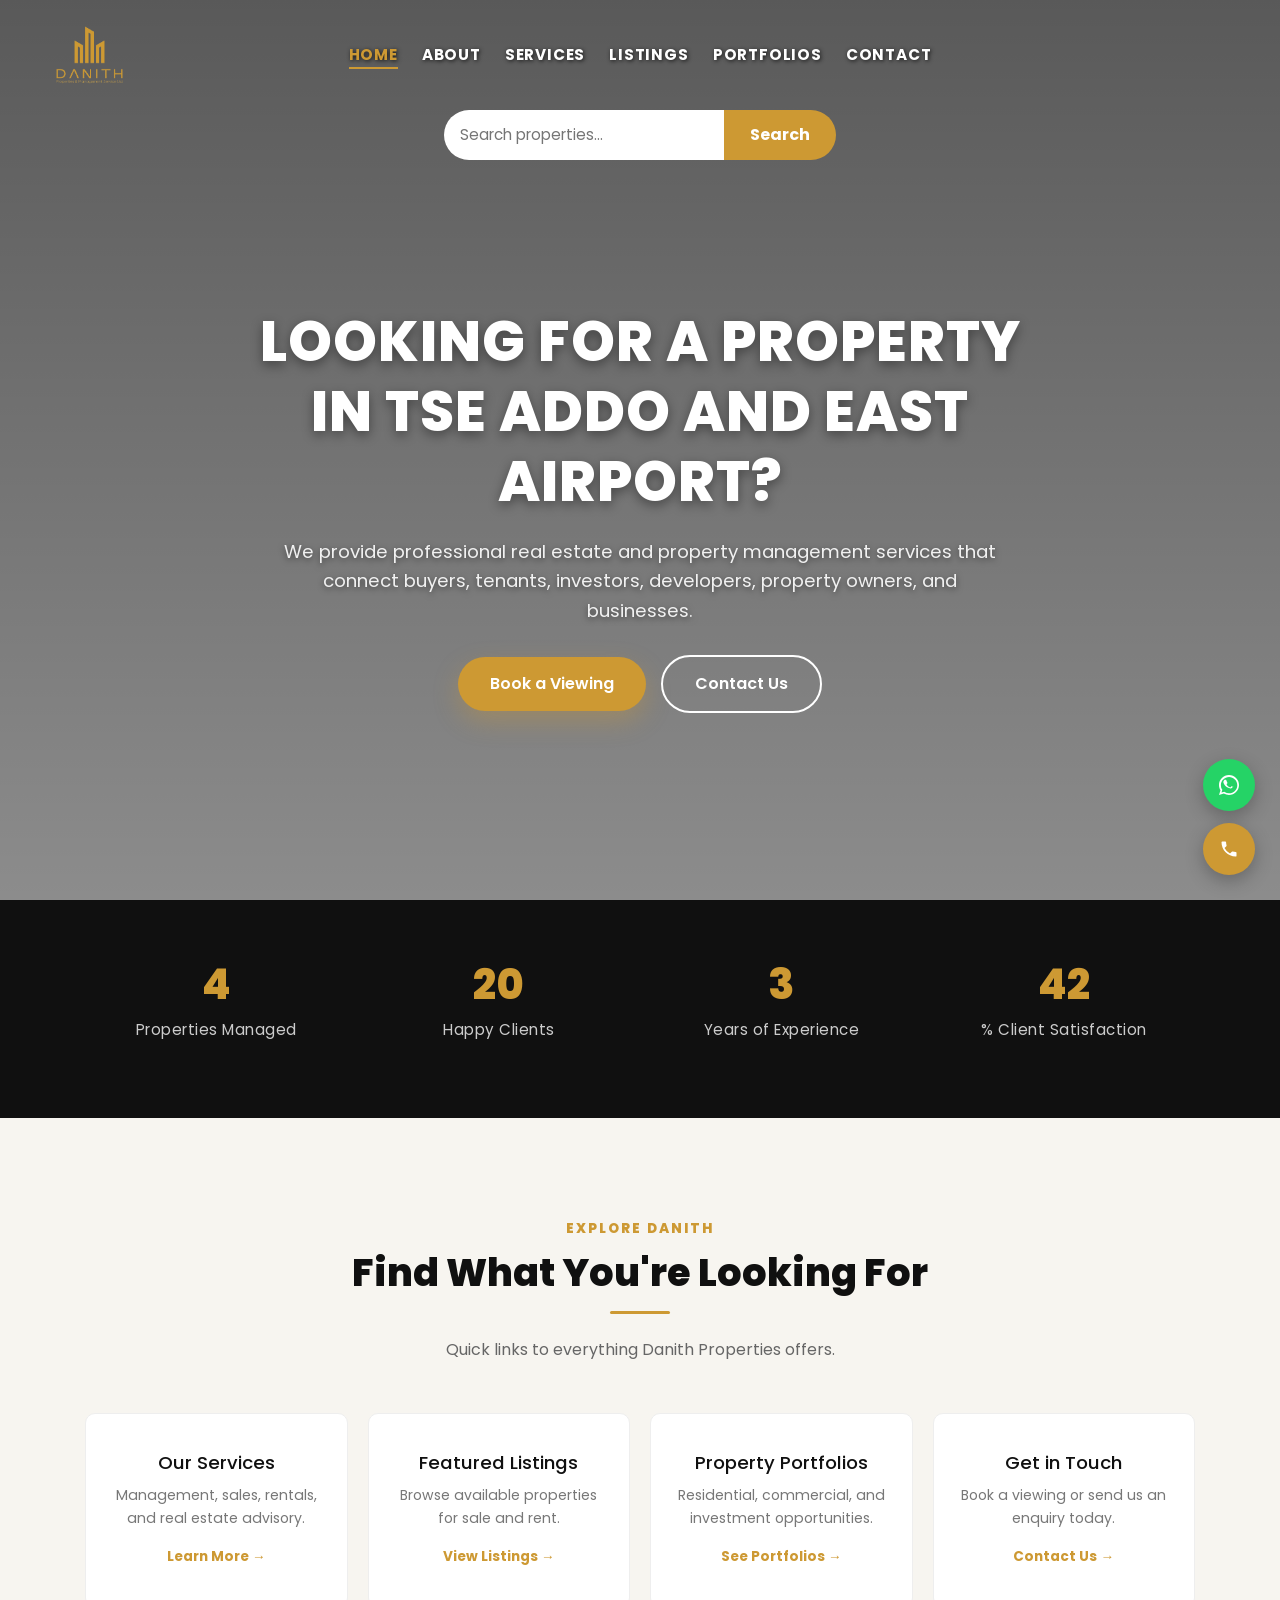
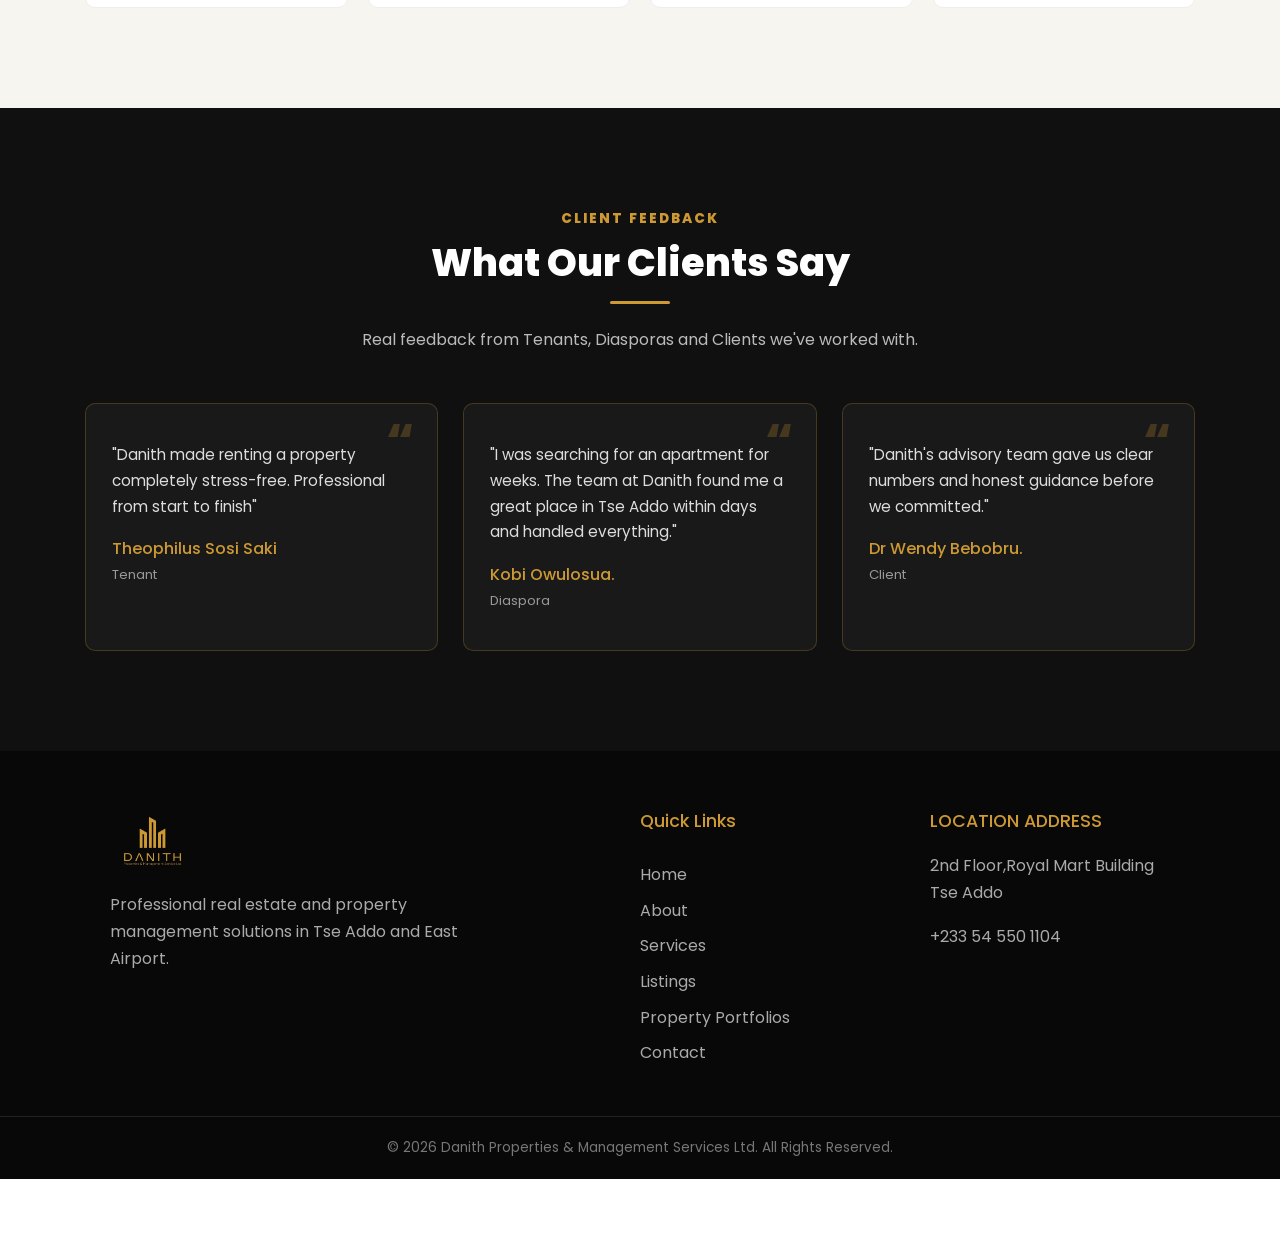
<file: index.html>
<!DOCTYPE html>
<html lang="en">
<head>
    <meta charset="UTF-8">
    <meta name="viewport" content="width=device-width, initial-scale=1.0">
    <title>Danith Properties & Management Services Ltd. | Home</title>
    <link href="https://cdn.jsdelivr.net/npm/bootstrap@5.3.3/dist/css/bootstrap.min.css" rel="stylesheet">
    <link rel="stylesheet" href="style.css">
</head>
<body>
<div class="page-transition" id="pageTransition"></div>

<header class="header">
    <div class="header-top">
        <div class="logo">
            <a href="index.html">
                <img src="images/Danith logo1.png" alt="Danith Properties & Management Services Ltd. Logo">
            </a>
        </div>
        <button class="menu-toggle" id="menuToggle" aria-label="Toggle navigation" aria-expanded="false" type="button">
            <span></span><span></span><span></span>
        </button>
        <ul class="nav-menu" id="navMenu">
            <li><a href="index.html" class="current">HOME</a></li>
            <li><a href="about.html">ABOUT</a></li>
            <li><a href="services.html">SERVICES</a></li>
            <li><a href="listings.html">LISTINGS</a></li>
            <li><a href="properties.html">PORTFOLIOS</a></li>
            <li><a href="contact.html">CONTACT</a></li>
        </ul>
    </div>
    <form class="search-box" id="searchForm">
        <input type="text" id="searchInput" placeholder="Search properties..." aria-label="Search properties" required>
        <button type="submit">Search</button>
    </form>
</header>

<main>
    <section class="hero" id="home">
    <video autoplay muted loop playsinline class="hero-video">
        <source src="videos/hero.mp4" type="video/mp4">
    </video>
    <div class="hero-overlay"></div>

    <div class="content">
        <h1>LOOKING FOR A PROPERTY<br>IN TSE ADDO AND EAST AIRPORT?</h1>
        <p class="par">
            We provide professional real estate and property management services 
            that connect buyers, tenants, investors, developers, property owners, and businesses.
        </p>
        <div class="hero-buttons">
            <a href="contact.html#viewing-form" class="cta-btn">Book a Viewing</a>
            <a href="contact.html" class="secondary-btn">Contact Us</a>
        </div>
    </div>
</section>

    <section class="stats-section" id="stats">
        <div class="section-container">
            <div class="stats-grid">
                <div class="stat-item">
                    <h3 class="stat-number" data-target="10">0</h3>
                    <p>Properties Managed</p>
                </div>
                <div class="stat-item">
                    <h3 class="stat-number" data-target="46">0</h3>
                    <p>Happy Clients</p>
                </div>
                <div class="stat-item">
                    <h3 class="stat-number" data-target="8">0</h3>
                    <p>Years of Experience</p>
                </div>
                <div class="stat-item">
                    <h3 class="stat-number" data-target="98">0</h3>
                    <p>% Client Satisfaction</p>
                </div>
            </div>
        </div>
    </section>

    <section class="quicklinks-section" id="explore">
        <div class="section-container">
            <div class="section-heading">
                <span>EXPLORE DANITH</span>
                <h2>Find What You're Looking For</h2>
                <p>Quick links to everything Danith Properties offers.</p>
            </div>
            <div class="quicklinks-grid">
                <a href="services.html" class="quicklink-card">
                    <h3>Our Services</h3>
                    <p>Management, sales, rentals, and real estate advisory.</p>
                    <span>Learn More &rarr;</span>
                </a>
                <a href="listings.html" class="quicklink-card">
                    <h3>Featured Listings</h3>
                    <p>Browse available properties for sale and rent.</p>
                    <span>View Listings &rarr;</span>
                </a>
                <a href="properties.html" class="quicklink-card">
                    <h3>Property Portfolios</h3>
                    <p>Residential, commercial, and investment opportunities.</p>
                    <span>See Portfolios &rarr;</span>
                </a>
                <a href="contact.html" class="quicklink-card">
                    <h3>Get in Touch</h3>
                    <p>Book a viewing or send us an enquiry today.</p>
                    <span>Contact Us &rarr;</span>
                </a>
            </div>
        </div>
    </section>

    <section class="testimonials-section" id="testimonials">
        <div class="section-container">
            <div class="section-heading light-heading">
                <span>CLIENT FEEDBACK</span>
                <h2>What Our Clients Say</h2>
                <p>Real feedback from Tenants, Diasporas and Clients we've worked with.</p>
            </div>
            <div class="testimonials-grid">
                <div class="testimonial-card">
                    <p class="testimonial-text">
                        "Danith made renting a property completely
                        stress-free. Professional from start to finish"
                    </p>
                    <div class="testimonial-author">
                        <h4>Theophilus Sosi Saki</h4>
                        <span>Tenant</span>
                    </div>
                </div>
                <div class="testimonial-card">
                    <p class="testimonial-text">
                        "I was searching for an apartment for weeks.
                        The team at Danith found me a great place in
                        Tse Addo within days and handled everything."
                    </p>
                    <div class="testimonial-author">
                        <h4>Kobi Owulosua.</h4>
                        <span>Diaspora</span>
                    </div>
                </div>
                <div class="testimonial-card">
                    <p class="testimonial-text">
                        "Danith's advisory team gave us clear numbers
                        and honest guidance before we committed."
                    </p>
                    <div class="testimonial-author">
                        <h4>Dr Wendy Bebobru.</h4>
                        <span>Client</span>
                    </div>
                </div>
            </div>
        </div>
    </section>
</main>

<footer class="footer">
    <div class="footer-container">
        <div class="footer-logo">
            <img src="images/Danith logo1.png" alt="Danith Properties Logo">
            <p>Professional real estate and property management solutions in Tse Addo and East Airport.</p>
        </div>
        <div class="footer-links">
            <h4>Quick Links</h4>
            <a href="index.html">Home</a>
            <a href="about.html">About</a>
            <a href="services.html">Services</a>
            <a href="listings.html">Listings</a>
            <a href="properties.html">Property Portfolios</a>
            <a href="contact.html">Contact</a>
        </div>
        <div class="footer-contact">
            <h4>LOCATION ADDRESS</h4>
            <p>2nd Floor,Royal Mart Building<br> Tse Addo</p>
            <p><a href="tel:+233545501104">+233 54 550 1104</a></p>
        </div>
    </div>
    <div class="footer-bottom">
        <p>&copy; 2026 Danith Properties & Management Services Ltd. All Rights Reserved.</p>
    </div>
</footer>

<div class="floating-contact">
    <a href="https://wa.me/233545501104" target="_blank" rel="noopener noreferrer" class="float-btn whatsapp-btn" aria-label="Chat with us on WhatsApp">
        <svg viewBox="0 0 32 32" width="24" height="24" fill="currentColor" aria-hidden="true">
            <path d="M16.004 2.667C8.64 2.667 2.667 8.64 2.667 16c0 2.61.73 5.05 1.996 7.13L2.667 29.333l6.37-1.97A13.28 13.28 0 0 0 16.004 29.333c7.363 0 13.333-5.97 13.333-13.333S23.367 2.667 16.004 2.667Zm0 24.267a10.84 10.84 0 0 1-5.83-1.69l-.418-.26-3.78 1.17 1.19-3.68-.27-.42a10.86 10.86 0 0 1-1.71-5.85c0-6.02 4.9-10.93 10.92-10.93 6.02 0 10.93 4.9 10.93 10.93 0 6.02-4.91 10.93-10.93 10.93Zm5.98-8.19c-.33-.16-1.93-.95-2.23-1.06-.3-.11-.52-.16-.73.16-.22.33-.84 1.06-1.03 1.27-.19.22-.38.24-.7.08-.33-.16-1.37-.5-2.6-1.6-.96-.86-1.61-1.92-1.8-2.24-.19-.33-.02-.5.14-.66.14-.14.33-.38.5-.57.16-.19.22-.33.33-.55.11-.22.05-.41-.05-.57-.11-.16-.99-2.4-1.36-3.28-.36-.86-.73-.74-1-.75-.25-.01-.55-.01-.85-.01-.3 0-.77.11-1.05.55-.28.44-1.08 1.06-1.08 2.58 0 1.52 1.11 2.99 1.27 3.2.16.22 2.16 3.3 5.24 4.5 3.08 1.2 3.08.8 3.63.75.55-.06 1.79-.73 2.05-1.44.25-.71.25-1.32.17-1.44-.08-.11-.3-.18-.63-.34Z"/>
        </svg>
    </a>
    <a href="tel:+233545501104" class="float-btn call-btn" aria-label="Call Danith Properties">
        <svg viewBox="0 0 24 24" width="20" height="20" fill="currentColor" aria-hidden="true">
            <path d="M6.62 10.79a15.05 15.05 0 0 0 6.59 6.59l2.2-2.2a1 1 0 0 1 1.02-.24 11.36 11.36 0 0 0 3.57.57 1 1 0 0 1 1 1V20a1 1 0 0 1-1 1C10.61 21 3 13.39 3 4a1 1 0 0 1 1-1h3.5a1 1 0 0 1 1 1 11.36 11.36 0 0 0 .57 3.57 1 1 0 0 1-.25 1.02l-2.2 2.2Z"/>
        </svg>
    </a>
</div>

<script src="https://cdn.jsdelivr.net/npm/bootstrap@5.3.3/dist/js/bootstrap.bundle.min.js"></script>
<script src="script.js"></script>
</body>
</html>
</file>
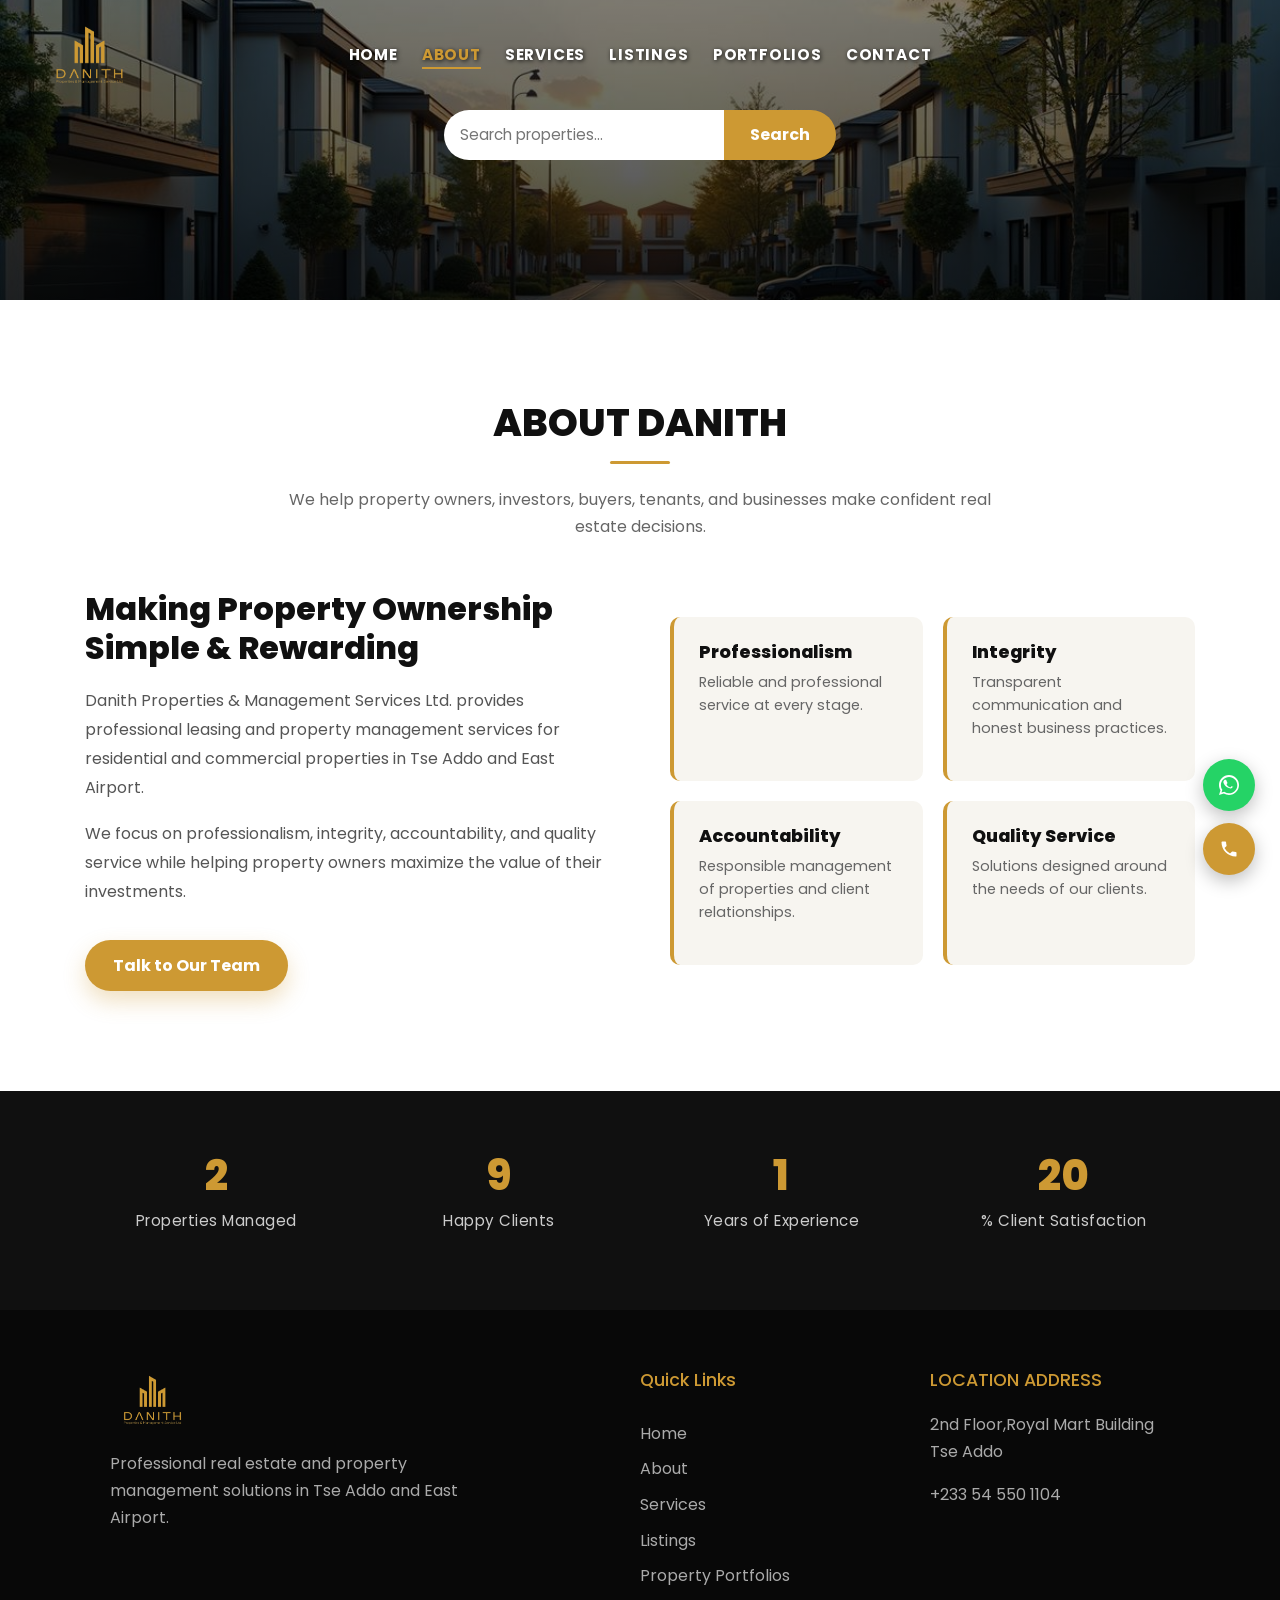
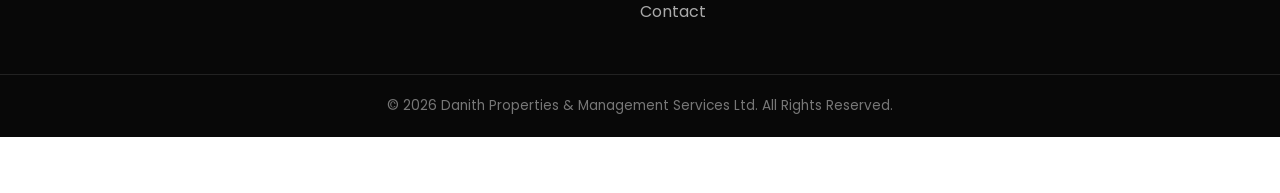
<file: about.html>
<!DOCTYPE html>
<html lang="en">
<head>
    <meta charset="UTF-8">
    <meta name="viewport" content="width=device-width, initial-scale=1.0">
    <title>About Us | Danith Properties & Management Services Ltd.</title>
    <link href="https://cdn.jsdelivr.net/npm/bootstrap@5.3.3/dist/css/bootstrap.min.css" rel="stylesheet">
    <link rel="stylesheet" href="style.css">
</head>
<body>
<div class="page-transition" id="pageTransition"></div>

<header class="header">
    <div class="header-top">
        <div class="logo">
            <a href="index.html">
                <img src="images/Danith logo1.png" alt="Danith Properties & Management Services Ltd. Logo">
            </a>
        </div>
        <button class="menu-toggle" id="menuToggle" aria-label="Toggle navigation" aria-expanded="false" type="button">
            <span></span><span></span><span></span>
        </button>
        <ul class="nav-menu" id="navMenu">
            <li><a href="index.html">HOME</a></li>
            <li><a href="about.html" class="current">ABOUT</a></li>
            <li><a href="services.html">SERVICES</a></li>
            <li><a href="listings.html">LISTINGS</a></li>
            <li><a href="properties.html">PORTFOLIOS</a></li>
            <li><a href="contact.html">CONTACT</a></li>
        </ul>
    </div>
    <form class="search-box" id="searchForm">
        <input type="text" id="searchInput" placeholder="Search properties..." aria-label="Search properties" required>
        <button type="submit">Search</button>
    </form>
</header>

<section class="page-banner">
    <div class="page-banner-overlay"></div>
    <div class="page-banner-content">
    </div>
</section>

<main>
    <section class="about-section" id="about">
        <div class="section-container">
            <div class="section-heading">
                <h2>ABOUT DANITH</h2>
                <p>We help property owners, investors, buyers, tenants, and businesses make confident real estate decisions.</p>
            </div>
            <div class="about-content">
                <div class="about-text">
                    <h3>Making Property Ownership Simple & Rewarding</h3>
                    <p>
                        Danith Properties & Management Services Ltd.
                        provides professional leasing and property
                        management services for residential and
                        commercial properties in Tse Addo and East Airport.
                    </p>
                    <p>
                        We focus on professionalism, integrity,
                        accountability, and quality service while
                        helping property owners maximize the value of
                        their investments.
                    </p>
                    <a href="contact.html" class="gold-btn">Talk to Our Team</a>
                </div>
                <div class="about-highlights">
                    <div class="highlight-card">
                        <h4>Professionalism</h4>
                        <p>Reliable and professional service at every stage.</p>
                    </div>
                    <div class="highlight-card">
                        <h4>Integrity</h4>
                        <p>Transparent communication and honest business practices.</p>
                    </div>
                    <div class="highlight-card">
                        <h4>Accountability</h4>
                        <p>Responsible management of properties and client relationships.</p>
                    </div>
                    <div class="highlight-card">
                        <h4>Quality Service</h4>
                        <p>Solutions designed around the needs of our clients.</p>
                    </div>
                </div>
            </div>
        </div>
    </section>

    <section class="stats-section" id="stats">
        <div class="section-container">
            <div class="stats-grid">
                <div class="stat-item">
                    <h3 class="stat-number" data-target="10">0</h3>
                    <p>Properties Managed</p>
                </div>
                <div class="stat-item">
                    <h3 class="stat-number" data-target="46">0</h3>
                    <p>Happy Clients</p>
                </div>
                <div class="stat-item">
                    <h3 class="stat-number" data-target="8">0</h3>
                    <p>Years of Experience</p>
                </div>
                <div class="stat-item">
                    <h3 class="stat-number" data-target="98">0</h3>
                    <p>% Client Satisfaction</p>
                </div>
            </div>
        </div>
    </section>
</main>

<footer class="footer">
    <div class="footer-container">
        <div class="footer-logo">
            <img src="images/Danith logo1.png" alt="Danith Properties Logo">
            <p>Professional real estate and property management solutions in Tse Addo and East Airport.</p>
        </div>
        <div class="footer-links">
            <h4>Quick Links</h4>
            <a href="index.html">Home</a>
            <a href="about.html">About</a>
            <a href="services.html">Services</a>
            <a href="listings.html">Listings</a>
            <a href="properties.html">Property Portfolios</a>
            <a href="contact.html">Contact</a>
        </div>
        <div class="footer-contact">
            <h4>LOCATION ADDRESS</h4>
            <p>2nd Floor,Royal Mart Building<br>Tse Addo</p>
            <p><a href="tel:+233545501104">+233 54 550 1104</a></p>
        </div>
    </div>
    <div class="footer-bottom">
        <p>&copy; 2026 Danith Properties & Management Services Ltd. All Rights Reserved.</p>
    </div>
</footer>

<div class="floating-contact">
    <a href="https://wa.me/233545501104" target="_blank" rel="noopener noreferrer" class="float-btn whatsapp-btn" aria-label="Chat with us on WhatsApp">
        <svg viewBox="0 0 32 32" width="24" height="24" fill="currentColor" aria-hidden="true">
            <path d="M16.004 2.667C8.64 2.667 2.667 8.64 2.667 16c0 2.61.73 5.05 1.996 7.13L2.667 29.333l6.37-1.97A13.28 13.28 0 0 0 16.004 29.333c7.363 0 13.333-5.97 13.333-13.333S23.367 2.667 16.004 2.667Zm0 24.267a10.84 10.84 0 0 1-5.83-1.69l-.418-.26-3.78 1.17 1.19-3.68-.27-.42a10.86 10.86 0 0 1-1.71-5.85c0-6.02 4.9-10.93 10.92-10.93 6.02 0 10.93 4.9 10.93 10.93 0 6.02-4.91 10.93-10.93 10.93Zm5.98-8.19c-.33-.16-1.93-.95-2.23-1.06-.3-.11-.52-.16-.73.16-.22.33-.84 1.06-1.03 1.27-.19.22-.38.24-.7.08-.33-.16-1.37-.5-2.6-1.6-.96-.86-1.61-1.92-1.8-2.24-.19-.33-.02-.5.14-.66.14-.14.33-.38.5-.57.16-.19.22-.33.33-.55.11-.22.05-.41-.05-.57-.11-.16-.99-2.4-1.36-3.28-.36-.86-.73-.74-1-.75-.25-.01-.55-.01-.85-.01-.3 0-.77.11-1.05.55-.28.44-1.08 1.06-1.08 2.58 0 1.52 1.11 2.99 1.27 3.2.16.22 2.16 3.3 5.24 4.5 3.08 1.2 3.08.8 3.63.75.55-.06 1.79-.73 2.05-1.44.25-.71.25-1.32.17-1.44-.08-.11-.3-.18-.63-.34Z"/>
        </svg>
    </a>
    <a href="tel:+233545501104" class="float-btn call-btn" aria-label="Call Danith Properties">
        <svg viewBox="0 0 24 24" width="20" height="20" fill="currentColor" aria-hidden="true">
            <path d="M6.62 10.79a15.05 15.05 0 0 0 6.59 6.59l2.2-2.2a1 1 0 0 1 1.02-.24 11.36 11.36 0 0 0 3.57.57 1 1 0 0 1 1 1V20a1 1 0 0 1-1 1C10.61 21 3 13.39 3 4a1 1 0 0 1 1-1h3.5a1 1 0 0 1 1 1 11.36 11.36 0 0 0 .57 3.57 1 1 0 0 1-.25 1.02l-2.2 2.2Z"/>
        </svg>
    </a>
</div>

<script src="https://cdn.jsdelivr.net/npm/bootstrap@5.3.3/dist/js/bootstrap.bundle.min.js"></script>
<script src="script.js"></script>
</body>
</html>
</file>
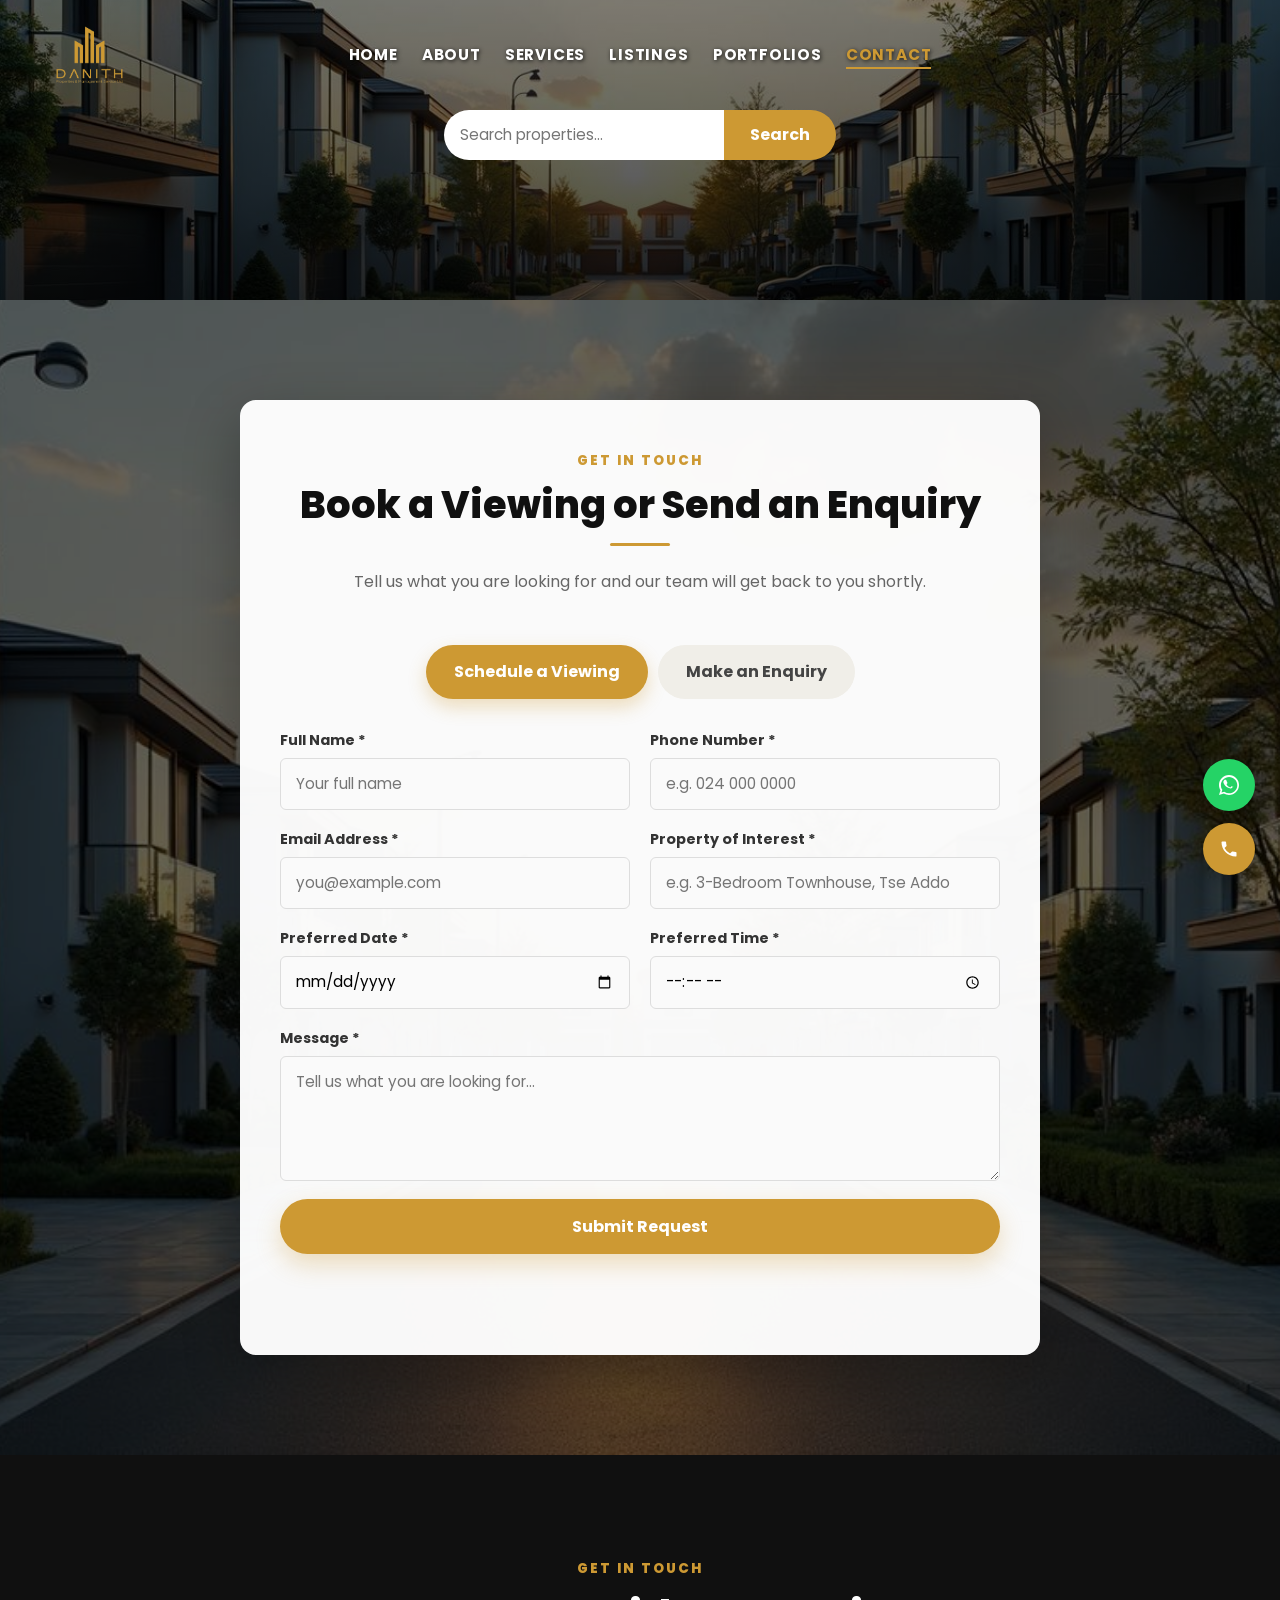
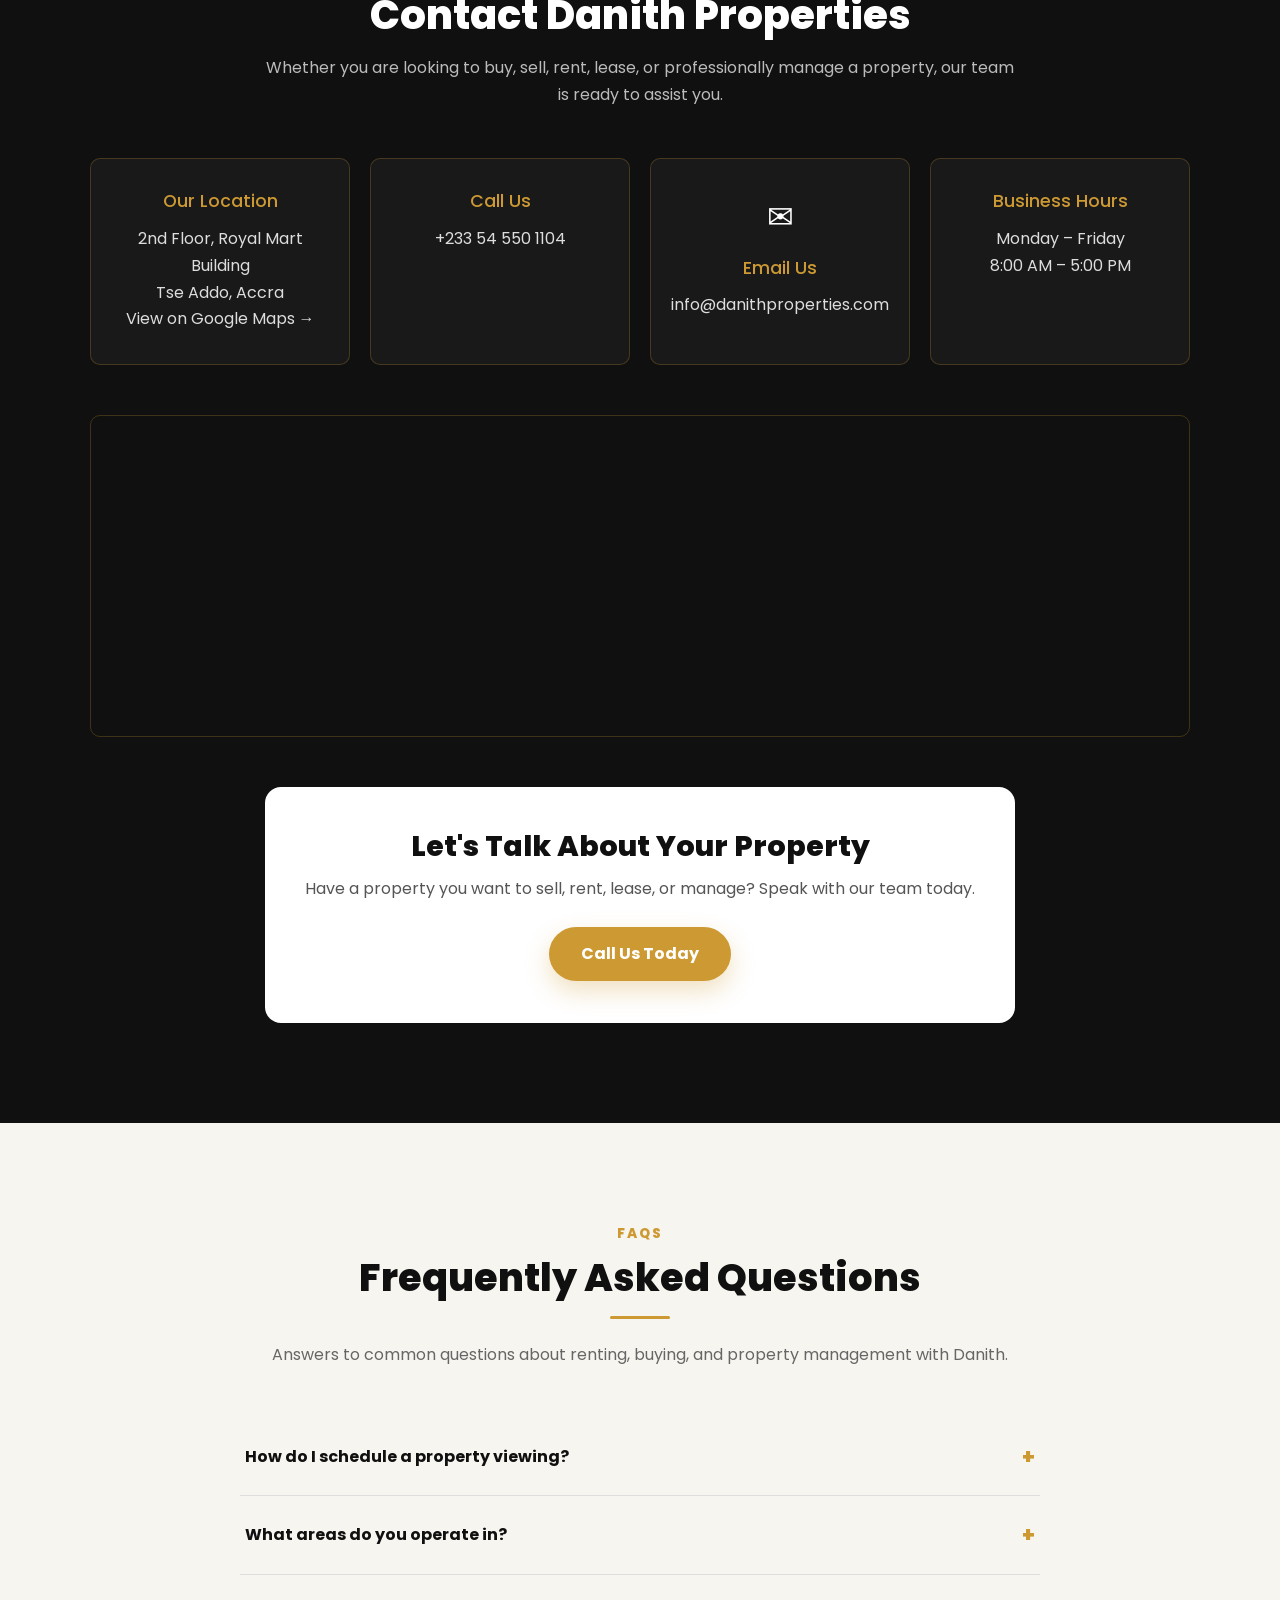
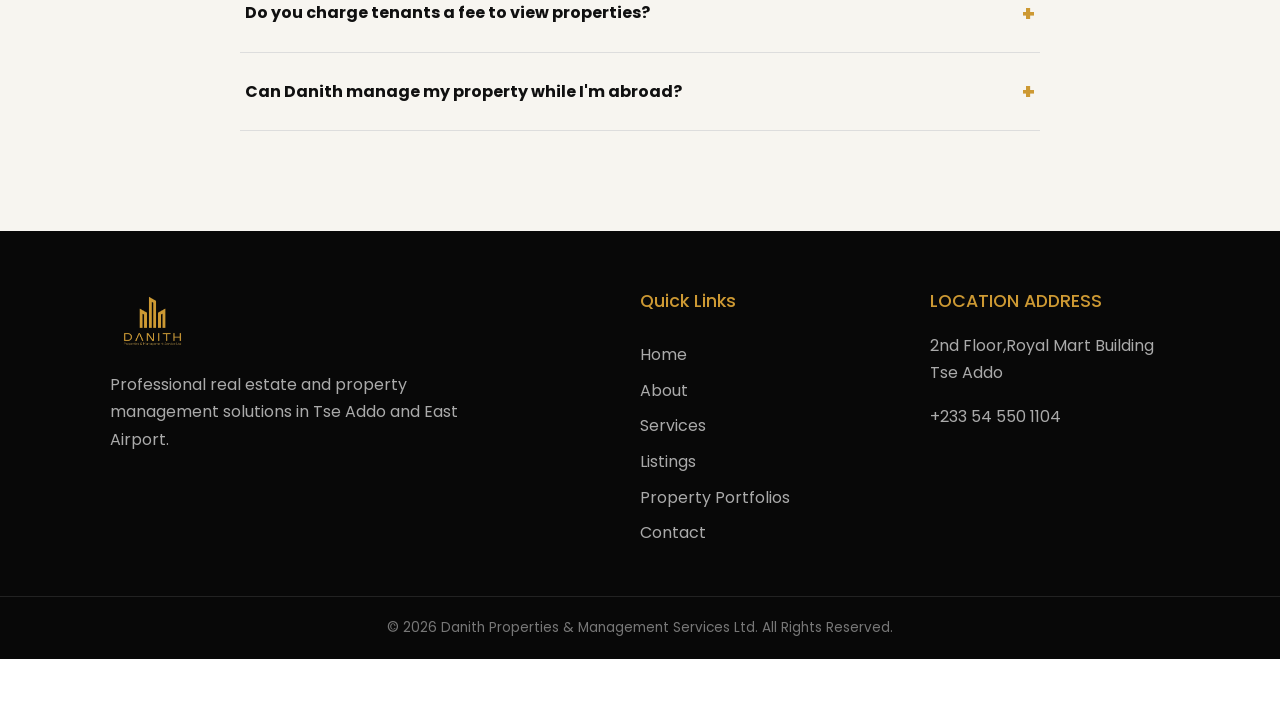
<file: contact.html>
<!DOCTYPE html>
<html lang="en">
<head>
    <meta charset="UTF-8">
    <meta name="viewport" content="width=device-width, initial-scale=1.0">
    <title>Contact Us | Danith Properties & Management Services Ltd.</title>
    <link href="https://cdn.jsdelivr.net/npm/bootstrap@5.3.3/dist/css/bootstrap.min.css" rel="stylesheet">
    <link rel="stylesheet" href="style.css">
</head>
<body>
<div class="page-transition" id="pageTransition"></div>

<header class="header">
    <div class="header-top">
        <div class="logo">
            <a href="index.html">
                <img src="images/Danith logo1.png" alt="Danith Properties & Management Services Ltd. Logo">
            </a>
        </div>
        <button class="menu-toggle" id="menuToggle" aria-label="Toggle navigation" aria-expanded="false" type="button">
            <span></span><span></span><span></span>
        </button>
        <ul class="nav-menu" id="navMenu">
            <li><a href="index.html">HOME</a></li>
            <li><a href="about.html">ABOUT</a></li>
            <li><a href="services.html">SERVICES</a></li>
            <li><a href="listings.html">LISTINGS</a></li>
            <li><a href="properties.html">PORTFOLIOS</a></li>
            <li><a href="contact.html" class="current">CONTACT</a></li>
        </ul>
    </div>
    <form class="search-box" id="searchForm">
        <input type="text" id="searchInput" placeholder="Search properties..." aria-label="Search properties" required>
        <button type="submit">Search</button>
    </form>
</header>

<section class="page-banner">
    <div class="page-banner-overlay"></div>
    <div class="page-banner-content">
    </div>
</section>

<main>
    <section class="forms" id="viewing-form">
        <div class="forms-overlay"></div>
        <div class="forms-container">
            <div class="section-heading">
                <span>GET IN TOUCH</span>
                <h2>Book a Viewing or Send an Enquiry</h2>
                <p>Tell us what you are looking for and our team will get back to you shortly.</p>
            </div>

            <div class="form-tabs">
                <button type="button" class="tab-btn active" data-tab="viewing">Schedule a Viewing</button>
                <button type="button" class="tab-btn" data-tab="enquiry">Make an Enquiry</button>
            </div>

    <form id="clientForm" action="https://formspree.io/f/xvkzwynn" method="POST">
             <input type="hidden" name="request_type" id="requestType" value="viewing">
             <input type="hidden" name="_subject" value="New Property Request - Danith Properties Website">

             <div class="form-row">
             <div class="form-group">
            <label for="fullName">Full Name *</label>
            <input
                type="text"
                id="fullName"
                name="fullName"
                placeholder="Your full name"
                minlength="2"
                autocomplete="name"
                required>
            </div>

            <div class="form-group">
            <label for="phone">Phone Number *</label>
            <input
                type="tel"
                id="phone"
                name="phone"
                placeholder="e.g. 024 000 0000"
                autocomplete="tel"
                required>
            </div>
            </div>

            <div class="form-row">
            <div class="form-group">
            <label for="email">Email Address *</label>
            <input
                type="email"
                id="email"
                name="email"
                placeholder="you@example.com"
                autocomplete="email"
                required>
            </div>

            <div class="form-group">
            <label for="property">Property of Interest *</label>
            <input
                type="text"
                id="property"
                name="property"
                placeholder="e.g. 3-Bedroom Townhouse, Tse Addo"
                required>
            </div>
            </div>

           <div class="form-row viewing-fields">
           <div class="form-group">
            <label for="viewDate">Preferred Date *</label>
            <input type="date" id="viewDate" name="viewDate" required>
          </div>

          <div class="form-group">
            <label for="viewTime">Preferred Time *</label>
            <input
                type="time"
                id="viewTime"
                name="viewTime"
                required>
          </div>
          </div>

          <div class="form-group full-width">
        <label for="message">Message *</label>
        <textarea
            id="message"
            name="message"
            rows="4"
            minlength="5"
            maxlength="2000"
            placeholder="Tell us what you are looking for..."
            required></textarea>
         </div>

         <button type="submit" class="submit-btn">Submit Request</button>

         <p class="form-status" id="formStatus" role="status"aria-live="polite"></p>
    </form>
        </div>
    </section>

    <section class="contact-info" id="contact-info">
        <div class="contact-container">
            <div class="contact-heading">
                <span>GET IN TOUCH</span>
                <h2>Contact Danith Properties</h2>
                <p>Whether you are looking to buy, sell, rent, lease, or professionally manage a property, our team is ready to assist you.</p>
            </div>

            <div class="contact-details">
                <div class="contact-card">
                    <h3>Our Location</h3>
                    <p>2nd Floor, Royal Mart Building<br>Tse Addo, Accra</p>
                    <a href="https://maps.app.goo.gl/dR5C3Xt7S5A5dGSx7" target="_blank" rel="noopener noreferrer" class="map-link">View on Google Maps &rarr;</a>
                </div>
                <div class="contact-card">
                    <h3>Call Us</h3>
                    <p><a href="tel:+233545501104">+233 54 550 1104</a></p>
                </div>
                <div class="contact-card">
                    <div class="contact-icon">&#9993;</div>
                    <h3>Email Us</h3>
                    <p><a href="mailto:info@danithproperties.com">info@danithproperties.com</a></p>
                </div>
                <div class="contact-card">
                    <h3>Business Hours</h3>
                    <p>Monday &ndash; Friday<br>8:00 AM &ndash; 5:00 PM</p>
                </div>
            </div>

            <div class="map-embed">
                <iframe
                    src="https://www.google.com/maps?q=Tse%20Addo%2C%20Accra&output=embed"
                    width="100%" height="320" style="border:0;"
                    allowfullscreen="" loading="lazy"
                    referrerpolicy="no-referrer-when-downgrade"
                    title="Danith Properties location map">
                </iframe>
            </div>

            <div class="contact-cta">
                <h3>Let's Talk About Your Property</h3>
                <p>Have a property you want to sell, rent, lease, or manage? Speak with our team today.</p>
                <a href="tel:+233545501104" class="contact-call-btn">Call Us Today</a>
            </div>
        </div>
    </section>

    <section class="faq-section" id="faq">
        <div class="section-container">
            <div class="section-heading">
                <span>FAQS</span>
                <h2>Frequently Asked Questions</h2>
                <p>Answers to common questions about renting, buying, and property management with Danith.</p>
            </div>
            <div class="faq-list">
                <div class="faq-item">
                    <button type="button" class="faq-question">
                        How do I schedule a property viewing?
                        <span class="faq-icon">+</span>
                    </button>
                    <div class="faq-answer">
                        <p>Fill out the "Schedule a Viewing" form above with your preferred date and time, or call us directly, and our team will confirm a slot that works for you.</p>
                    </div>
                </div>
                <div class="faq-item">
                    <button type="button" class="faq-question">
                        What areas do you operate in?
                        <span class="faq-icon">+</span>
                    </button>
                    <div class="faq-answer">
                        <p>We currently manage and list residential, commercial, and investment properties primarily in and around Tse Addo and East Airport.</p>
                    </div>
                </div>
                <div class="faq-item">
                    <button type="button" class="faq-question">
                        Do you charge tenants a fee to view properties?
                        <span class="faq-icon">+</span>
                    </button>
                    <div class="faq-answer">
                        <p>No. Viewings are free. Any applicable fees, such as agency or documentation charges, are communicated clearly before you proceed with a tenancy or purchase.</p>
                    </div>
                </div>
                <div class="faq-item">
                    <button type="button" class="faq-question">
                        Can Danith manage my property while I'm abroad?
                        <span class="faq-icon">+</span>
                    </button>
                    <div class="faq-answer">
                        <p>Yes. Many of our property management clients live outside Ghana. We handle tenant relations, maintenance, rent collection, and reporting on your behalf.</p>
                    </div>
                </div>
            </div>
        </div>
    </section>
</main>

<footer class="footer">
    <div class="footer-container">
        <div class="footer-logo">
            <img src="images/Danith logo1.png" alt="Danith Properties Logo">
            <p>Professional real estate and property management solutions in Tse Addo and East Airport.</p>
        </div>
        <div class="footer-links">
            <h4>Quick Links</h4>
            <a href="index.html">Home</a>
            <a href="about.html">About</a>
            <a href="services.html">Services</a>
            <a href="listings.html">Listings</a>
            <a href="properties.html">Property Portfolios</a>
            <a href="contact.html">Contact</a>
        </div>
        <div class="footer-contact">
            <h4>LOCATION ADDRESS</h4>
            <p>2nd Floor,Royal Mart Building<br> Tse Addo</p>
            <p><a href="tel:+233545501104">+233 54 550 1104</a></p>
        </div>
    </div>
    <div class="footer-bottom">
        <p>&copy; 2026 Danith Properties & Management Services Ltd. All Rights Reserved.</p>
    </div>
</footer>

<div class="floating-contact">
    <a href="https://wa.me/233545501104" target="_blank" rel="noopener noreferrer" class="float-btn whatsapp-btn" aria-label="Chat with us on WhatsApp">
        <svg viewBox="0 0 32 32" width="24" height="24" fill="currentColor" aria-hidden="true">
            <path d="M16.004 2.667C8.64 2.667 2.667 8.64 2.667 16c0 2.61.73 5.05 1.996 7.13L2.667 29.333l6.37-1.97A13.28 13.28 0 0 0 16.004 29.333c7.363 0 13.333-5.97 13.333-13.333S23.367 2.667 16.004 2.667Zm0 24.267a10.84 10.84 0 0 1-5.83-1.69l-.418-.26-3.78 1.17 1.19-3.68-.27-.42a10.86 10.86 0 0 1-1.71-5.85c0-6.02 4.9-10.93 10.92-10.93 6.02 0 10.93 4.9 10.93 10.93 0 6.02-4.91 10.93-10.93 10.93Zm5.98-8.19c-.33-.16-1.93-.95-2.23-1.06-.3-.11-.52-.16-.73.16-.22.33-.84 1.06-1.03 1.27-.19.22-.38.24-.7.08-.33-.16-1.37-.5-2.6-1.6-.96-.86-1.61-1.92-1.8-2.24-.19-.33-.02-.5.14-.66.14-.14.33-.38.5-.57.16-.19.22-.33.33-.55.11-.22.05-.41-.05-.57-.11-.16-.99-2.4-1.36-3.28-.36-.86-.73-.74-1-.75-.25-.01-.55-.01-.85-.01-.3 0-.77.11-1.05.55-.28.44-1.08 1.06-1.08 2.58 0 1.52 1.11 2.99 1.27 3.2.16.22 2.16 3.3 5.24 4.5 3.08 1.2 3.08.8 3.63.75.55-.06 1.79-.73 2.05-1.44.25-.71.25-1.32.17-1.44-.08-.11-.3-.18-.63-.34Z"/>
        </svg>
    </a>
    <a href="tel:+233545501104" class="float-btn call-btn" aria-label="Call Danith Properties">
        <svg viewBox="0 0 24 24" width="20" height="20" fill="currentColor" aria-hidden="true">
            <path d="M6.62 10.79a15.05 15.05 0 0 0 6.59 6.59l2.2-2.2a1 1 0 0 1 1.02-.24 11.36 11.36 0 0 0 3.57.57 1 1 0 0 1 1 1V20a1 1 0 0 1-1 1C10.61 21 3 13.39 3 4a1 1 0 0 1 1-1h3.5a1 1 0 0 1 1 1 11.36 11.36 0 0 0 .57 3.57 1 1 0 0 1-.25 1.02l-2.2 2.2Z"/>
        </svg>
    </a>
</div>

<script src="https://cdn.jsdelivr.net/npm/bootstrap@5.3.3/dist/js/bootstrap.bundle.min.js"></script>
<script src="script.js"></script>
</body>
</html>
</file>
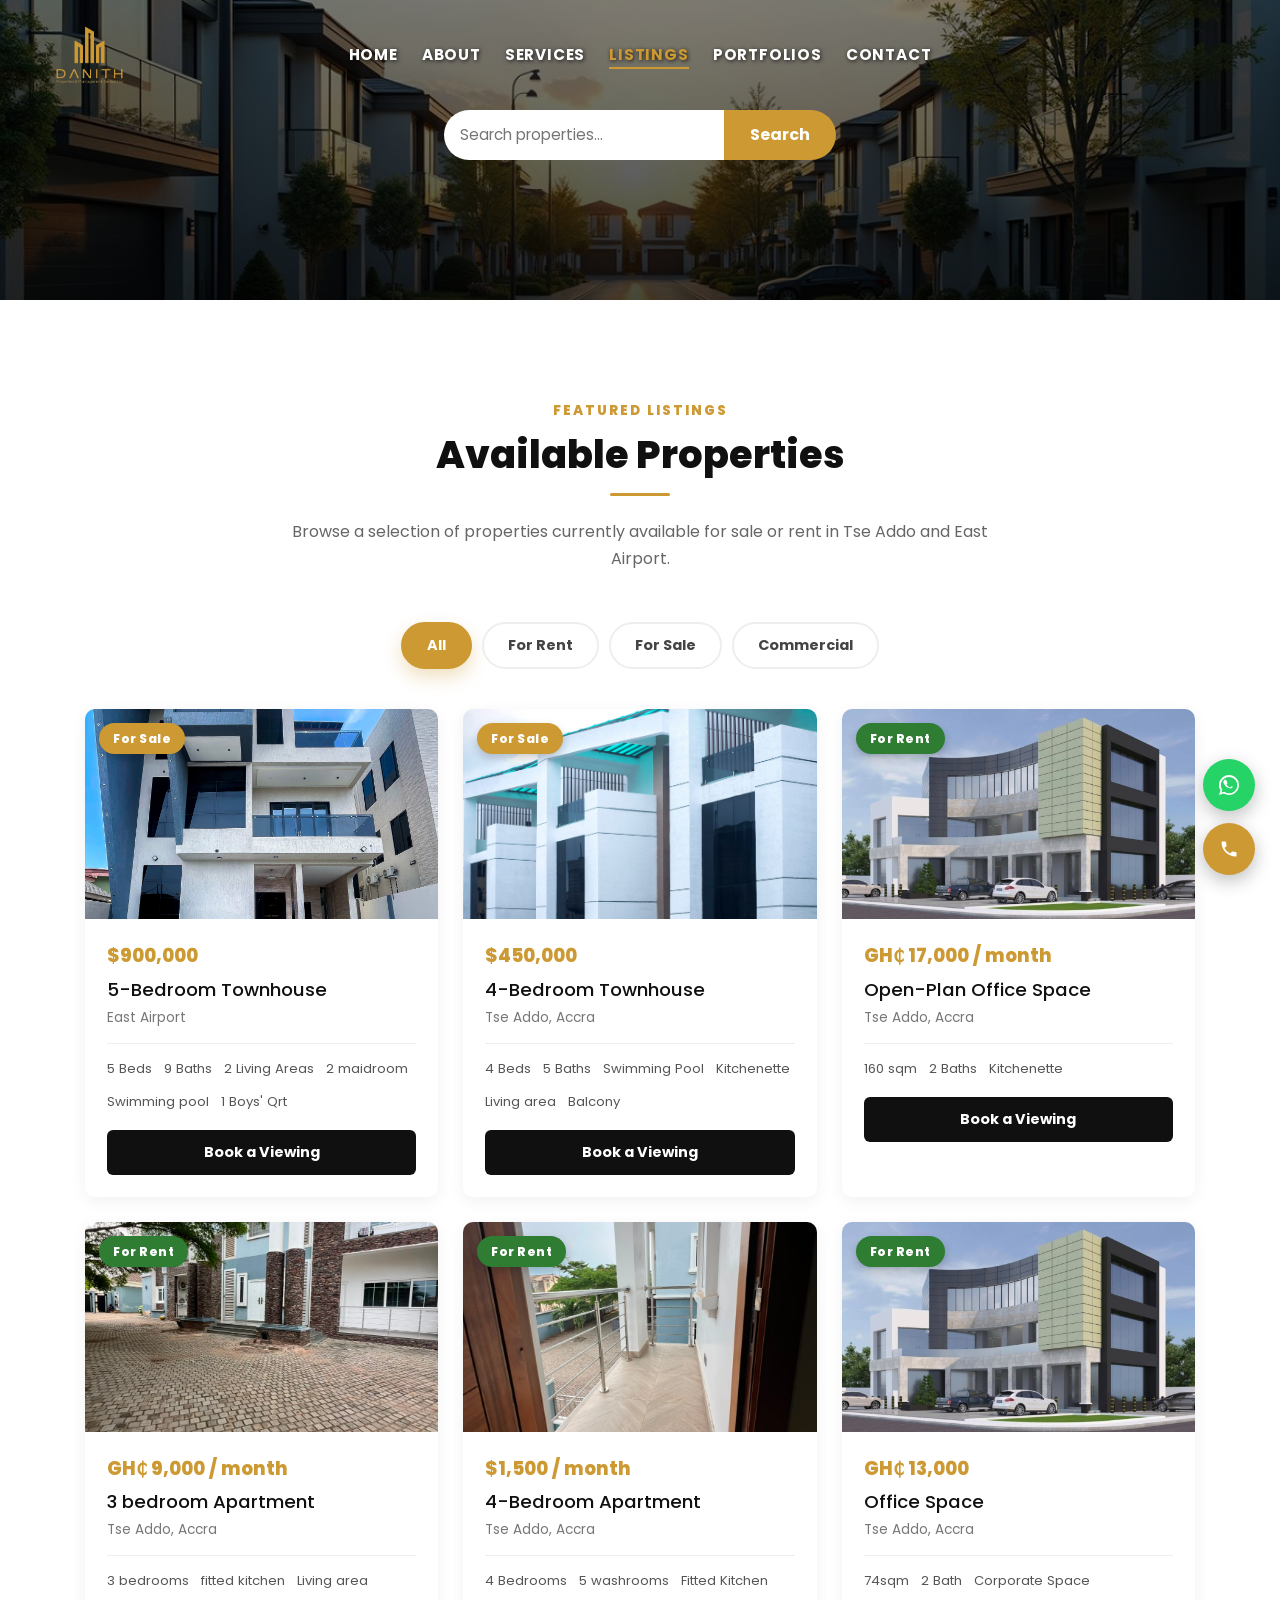
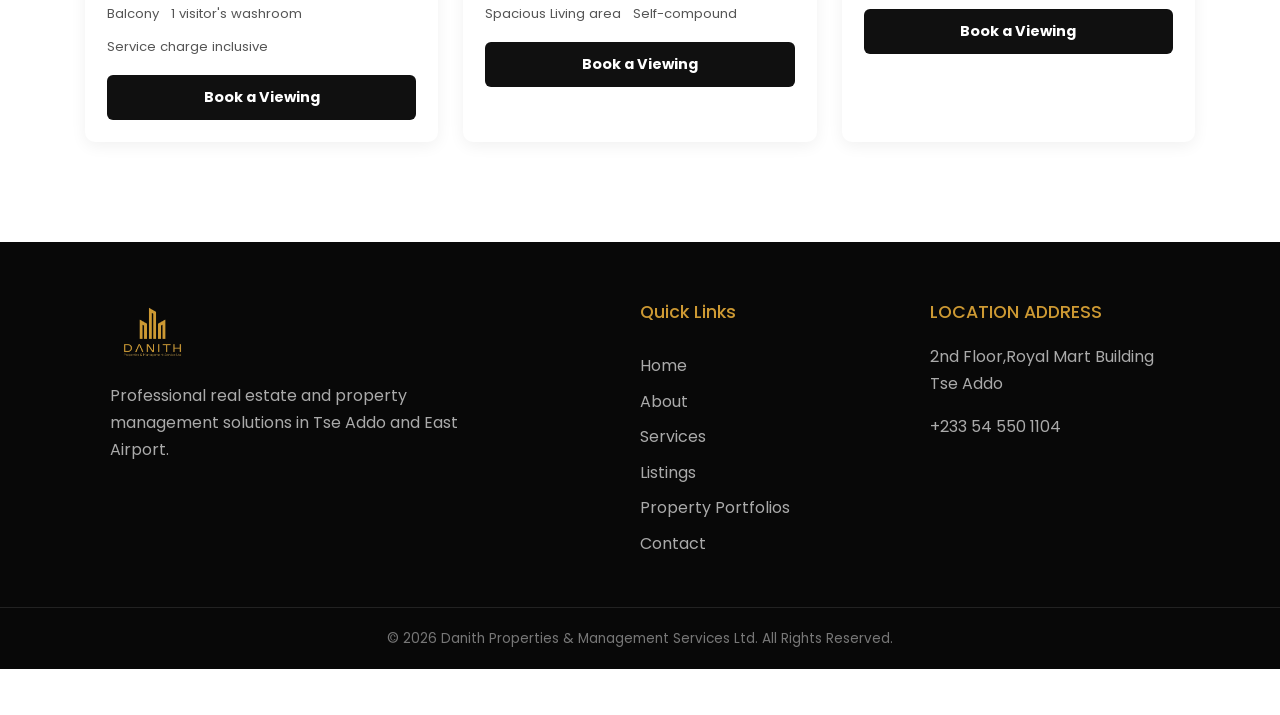
<file: listings.html>
<!DOCTYPE html>
<html lang="en">
<head>
    <meta charset="UTF-8">
    <meta name="viewport" content="width=device-width, initial-scale=1.0">
    <title>Featured Listings | Danith Properties & Management Services Ltd.</title>
    <link href="https://cdn.jsdelivr.net/npm/bootstrap@5.3.3/dist/css/bootstrap.min.css" rel="stylesheet">
    <link rel="stylesheet" href="style.css">
</head>
<body>
<div class="page-transition" id="pageTransition"></div>

<header class="header">
    <div class="header-top">
        <div class="logo">
            <a href="index.html">
                <img src="images/Danith logo1.png" alt="Danith Properties & Management Services Ltd. Logo">
            </a>
        </div>
        <button class="menu-toggle" id="menuToggle" aria-label="Toggle navigation" aria-expanded="false" type="button">
            <span></span><span></span><span></span>
        </button>
        <ul class="nav-menu" id="navMenu">
            <li><a href="index.html">HOME</a></li>
            <li><a href="about.html">ABOUT</a></li>
            <li><a href="services.html">SERVICES</a></li>
            <li><a href="listings.html" class="current">LISTINGS</a></li>
            <li><a href="properties.html">PORTFOLIOS</a></li>
            <li><a href="contact.html">CONTACT</a></li>
        </ul>
    </div>
    <form class="search-box" id="searchForm">
        <input type="text" id="searchInput" placeholder="Search properties..." aria-label="Search properties" required>
        <button type="submit">Search</button>
    </form>
</header>

<section class="page-banner">
    <div class="page-banner-overlay"></div>
    <div class="page-banner-content">
    </div>
</section>

<main>
    <section class="listings-section" id="listings">
        <div class="section-container">
            <div class="section-heading">
                <span>FEATURED LISTINGS</span>
                <h2>Available Properties</h2>
                <p>Browse a selection of properties currently available for sale or rent in Tse Addo and East Airport.</p>
            </div>

            <div class="listings-filter">
                <button type="button" class="filter-btn active" data-filter="all">All</button>
                <button type="button" class="filter-btn" data-filter="rent">For Rent</button>
                <button type="button" class="filter-btn" data-filter="sale">For Sale</button>
                <button type="button" class="filter-btn" data-filter="commercial">Commercial</button>
            </div>

            <div class="listings-grid">
                <div class="listing-card" data-category="sale">
                    <a href="property.html?id=1" class="listing-image-link">
                        <div class="listing-image">
                        <img src="images/EAS7.jpg" alt="5-Bedroom Townhouse for sale in East Airport">
                        <span class="listing-badge sale">For Sale</span>
                    </div>
                    </a>
                    <div class="listing-content">
                        <div class="listing-price">$900,000</div>
                        <h3><a href="property.html?id=1">5-Bedroom Townhouse</a></h3>
                        <p class="listing-location">East Airport</p>
                        <div class="listing-specs">
                            <span>5 Beds</span><span>9 Baths</span><span>2 Living Areas</span>
                            <span>2 maidroom</span><span>Swimming pool</span><span>1 Boys' Qrt</span>
                        </div>
                        <a href="contact.html?property=5-Bedroom%20Townhouse#viewing-form" class="listing-btn">Book a Viewing</a>
                    </div>
                </div>

                <div class="listing-card" data-category="sale">
                    <a href="property.html?id=2" class="listing-image-link">
                        <div class="listing-image">
                        <img src="images/VXY11.jpg" alt="4-Bedroom Townhouse for sale in Tse Addo">
                        <span class="listing-badge sale">For Sale</span>
                    </div>
                    </a>
                    <div class="listing-content">
                        <div class="listing-price">$450,000</div>
                        <h3><a href="property.html?id=2">4-Bedroom Townhouse</a></h3>
                        <p class="listing-location">Tse Addo, Accra</p>
                        <div class="listing-specs">
                            <span>4 Beds</span><span>5 Baths</span><span>Swimming Pool</span>
                            <span>Kitchenette</span><span>Living area</span><span>Balcony</span>
                        </div>
                        <a href="contact.html?property=4-Bedroom%20Townhouse#viewing-form" class="listing-btn">Book a Viewing</a>
                    </div>
                </div>

                <div class="listing-card" data-category="commercial">
                    <a href="property.html?id=3" class="listing-image-link">
                        <div class="listing-image">
                        <img src="images/Office.jpg" alt="Office space for rent">
                        <span class="listing-badge rent">For Rent</span>
                    </div>
                    </a>
                    <div class="listing-content">
                        <div class="listing-price">GH&#8373; 17,000 / month</div>
                        <h3><a href="property.html?id=3">Open-Plan Office Space</a></h3>
                        <p class="listing-location">Tse Addo, Accra</p>
                        <div class="listing-specs">
                            <span>160 sqm</span><span>2 Baths</span><span>Kitchenette</span>
                        </div>
                        <a href="contact.html?property=Open-Plan%20Office%20Space#viewing-form" class="listing-btn">Book a Viewing</a>
                    </div>
                </div>

                <div class="listing-card" data-category="rent">
                    <a href="property.html?id=4" class="listing-image-link">
                        <div class="listing-image">
                        <img src="images/3bd.jpg" alt="3 bedroom Apartment For rent">
                        <span class="listing-badge rent">For Rent</span>
                    </div>
                    </a>
                    <div class="listing-content">
                        <div class="listing-price">GH&#8373; 9,000 / month</div>
                        <h3><a href="property.html?id=4">3 bedroom Apartment</a></h3>
                        <p class="listing-location">Tse Addo, Accra</p>
                        <div class="listing-specs">
                            <span>3 bedrooms</span><span>fitted kitchen</span><span>Living area</span>
                            <span>Balcony</span><span>1 visitor's washroom</span><span>Service charge inclusive</span>
                        </div>
                        <a href="contact.html?property=3%20bedroom%20Apartment#viewing-form" class="listing-btn">Book a Viewing</a>
                    </div>
                </div>

                <div class="listing-card" data-category="rent">
                    <a href="property.html?id=5" class="listing-image-link">
                        <div class="listing-image">
                        <img src="images/4bd.jpg" alt="4-Bedroom Apartment for rent">
                        <span class="listing-badge rent">For Rent</span>
                    </div>
                    </a>
                    <div class="listing-content">
                        <div class="listing-price">$1,500 / month</div>
                        <h3><a href="property.html?id=5">4-Bedroom Apartment</a></h3>
                        <p class="listing-location">Tse Addo, Accra</p>
                        <div class="listing-specs">
                            <span>4 Bedrooms</span><span>5 washrooms</span><span>Fitted Kitchen</span>
                            <span>Spacious Living area</span><span>Self-compound</span>
                        </div>
                        <a href="contact.html?property=4-Bedroom%20Apartment#viewing-form" class="listing-btn">Book a Viewing</a>
                    </div>
                </div>

                <div class="listing-card" data-category="commercial">
                    <a href="property.html?id=6" class="listing-image-link">
                        <div class="listing-image">
                        <img src="images/Office.jpg" alt="Office Space For Rent">
                        <span class="listing-badge rent">For Rent</span>
                    </div>
                    </a>
                    <div class="listing-content">
                        <div class="listing-price">GH&#8373; 13,000</div>
                        <h3><a href="property.html?id=6">Office Space</a></h3>
                        <p class="listing-location">Tse Addo, Accra</p>
                        <div class="listing-specs">
                            <span>74sqm</span><span>2 Bath</span><span>Corporate Space</span>
                        </div>
                        <a href="contact.html?property=Office%20Space#viewing-form" class="listing-btn">Book a Viewing</a>
                    </div>
                </div>
            </div>

            <p class="listings-empty" id="listingsEmpty">No properties match this filter right now.</p>
        </div>
    </section>
</main>

<footer class="footer">
    <div class="footer-container">
        <div class="footer-logo">
            <img src="images/Danith logo1.png" alt="Danith Properties Logo">
            <p>Professional real estate and property management solutions in Tse Addo and East Airport.</p>
        </div>
        <div class="footer-links">
            <h4>Quick Links</h4>
            <a href="index.html">Home</a>
            <a href="about.html">About</a>
            <a href="services.html">Services</a>
            <a href="listings.html">Listings</a>
            <a href="properties.html">Property Portfolios</a>
            <a href="contact.html">Contact</a>
        </div>
        <div class="footer-contact">
            <h4>LOCATION ADDRESS</h4>
            <p>2nd Floor,Royal Mart Building<br>Tse Addo</p>
            <p><a href="tel:+233545501104">+233 54 550 1104</a></p>
        </div>
    </div>
    <div class="footer-bottom">
        <p>&copy; 2026 Danith Properties & Management Services Ltd. All Rights Reserved.</p>
    </div>
</footer>

<div class="floating-contact">
    <a href="https://wa.me/233545501104" target="_blank" rel="noopener noreferrer" class="float-btn whatsapp-btn" aria-label="Chat with us on WhatsApp">
        <svg viewBox="0 0 32 32" width="24" height="24" fill="currentColor" aria-hidden="true">
            <path d="M16.004 2.667C8.64 2.667 2.667 8.64 2.667 16c0 2.61.73 5.05 1.996 7.13L2.667 29.333l6.37-1.97A13.28 13.28 0 0 0 16.004 29.333c7.363 0 13.333-5.97 13.333-13.333S23.367 2.667 16.004 2.667Zm0 24.267a10.84 10.84 0 0 1-5.83-1.69l-.418-.26-3.78 1.17 1.19-3.68-.27-.42a10.86 10.86 0 0 1-1.71-5.85c0-6.02 4.9-10.93 10.92-10.93 6.02 0 10.93 4.9 10.93 10.93 0 6.02-4.91 10.93-10.93 10.93Zm5.98-8.19c-.33-.16-1.93-.95-2.23-1.06-.3-.11-.52-.16-.73.16-.22.33-.84 1.06-1.03 1.27-.19.22-.38.24-.7.08-.33-.16-1.37-.5-2.6-1.6-.96-.86-1.61-1.92-1.8-2.24-.19-.33-.02-.5.14-.66.14-.14.33-.38.5-.57.16-.19.22-.33.33-.55.11-.22.05-.41-.05-.57-.11-.16-.99-2.4-1.36-3.28-.36-.86-.73-.74-1-.75-.25-.01-.55-.01-.85-.01-.3 0-.77.11-1.05.55-.28.44-1.08 1.06-1.08 2.58 0 1.52 1.11 2.99 1.27 3.2.16.22 2.16 3.3 5.24 4.5 3.08 1.2 3.08.8 3.63.75.55-.06 1.79-.73 2.05-1.44.25-.71.25-1.32.17-1.44-.08-.11-.3-.18-.63-.34Z"/>
        </svg>
    </a>
    <a href="tel:+233545501104" class="float-btn call-btn" aria-label="Call Danith Properties">
        <svg viewBox="0 0 24 24" width="20" height="20" fill="currentColor" aria-hidden="true">
            <path d="M6.62 10.79a15.05 15.05 0 0 0 6.59 6.59l2.2-2.2a1 1 0 0 1 1.02-.24 11.36 11.36 0 0 0 3.57.57 1 1 0 0 1 1 1V20a1 1 0 0 1-1 1C10.61 21 3 13.39 3 4a1 1 0 0 1 1-1h3.5a1 1 0 0 1 1 1 11.36 11.36 0 0 0 .57 3.57 1 1 0 0 1-.25 1.02l-2.2 2.2Z"/>
        </svg>
    </a>
</div>

<script src="https://cdn.jsdelivr.net/npm/bootstrap@5.3.3/dist/js/bootstrap.bundle.min.js"></script>
<script src="script.js"></script>
</body>
</html>
</file>
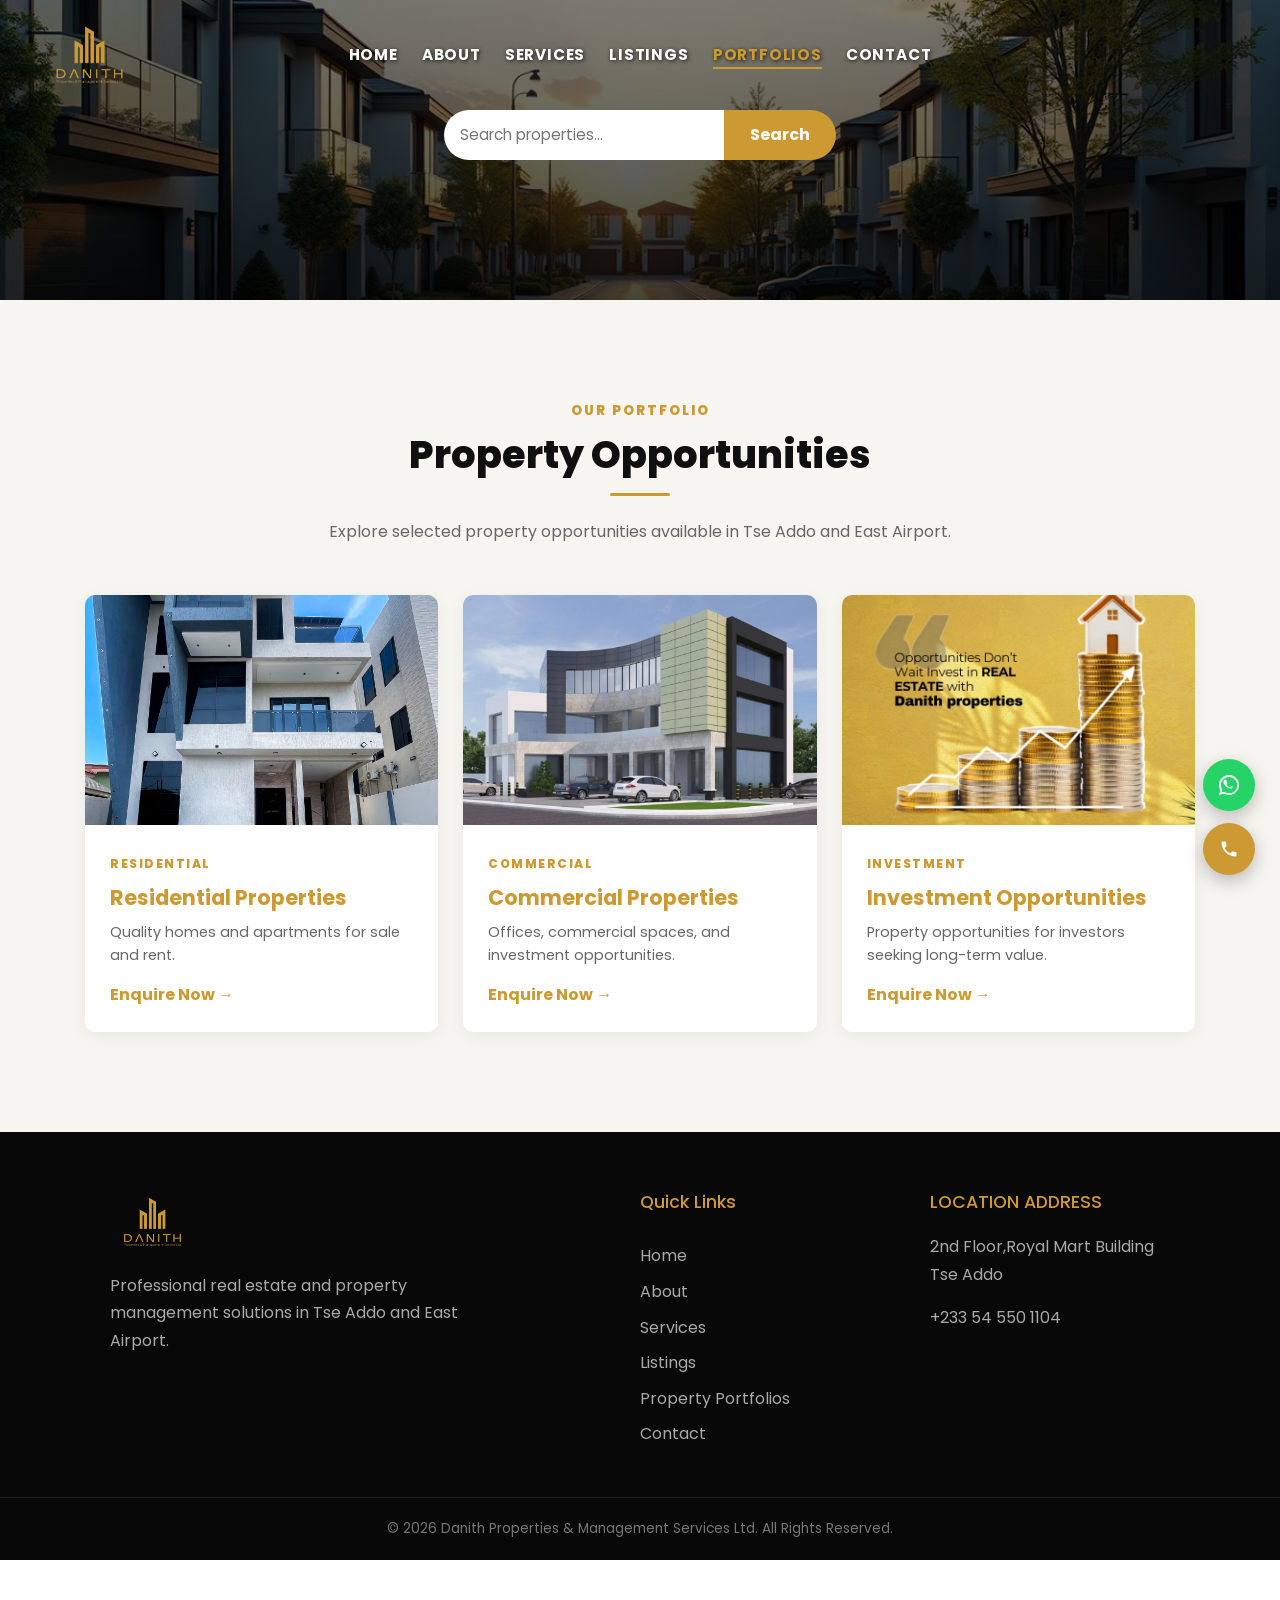
<file: properties.html>
<!DOCTYPE html>
<html lang="en">
<head>
    <meta charset="UTF-8">
    <meta name="viewport" content="width=device-width, initial-scale=1.0">
    <title>Property Portfolios | Danith Properties & Management Services Ltd.</title>
    <link href="https://cdn.jsdelivr.net/npm/bootstrap@5.3.3/dist/css/bootstrap.min.css" rel="stylesheet">
    <link rel="stylesheet" href="style.css">
</head>
<body>
<div class="page-transition" id="pageTransition"></div>

<header class="header">
    <div class="header-top">
        <div class="logo">
            <a href="index.html">
                <img src="images/Danith logo1.png" alt="Danith Properties & Management Services Ltd. Logo">
            </a>
        </div>
        <button class="menu-toggle" id="menuToggle" aria-label="Toggle navigation" aria-expanded="false" type="button">
            <span></span><span></span><span></span>
        </button>
        <ul class="nav-menu" id="navMenu">
            <li><a href="index.html">HOME</a></li>
            <li><a href="about.html">ABOUT</a></li>
            <li><a href="services.html">SERVICES</a></li>
            <li><a href="listings.html">LISTINGS</a></li>
            <li><a href="properties.html" class="current">PORTFOLIOS</a></li>
            <li><a href="contact.html">CONTACT</a></li>
        </ul>
    </div>
    <form class="search-box" id="searchForm">
        <input type="text" id="searchInput" placeholder="Search properties..." aria-label="Search properties" required>
        <button type="submit">Search</button>
    </form>
</header>

<section class="page-banner">
    <div class="page-banner-overlay"></div>
    <div class="page-banner-content">
    </div>
</section>

<main>
    <section class="portfolio-section" id="properties">
        <div class="section-container">
            <div class="section-heading">
                <span>OUR PORTFOLIO</span>
                <h2>Property Opportunities</h2>
                <p>Explore selected property opportunities available in Tse Addo and East Airport.</p>
            </div>
            <div class="portfolio-grid">
                <div class="portfolio-card">
                    <a href="listings.html?filter=rent" class="listing-image-link">
                        <div class="portfolio-image">
                            <img src="images/EAS7.jpg" alt="Residential property">
                        </div>
                    </a>
                    <div class="portfolio-content">
                        <span class="property-type">RESIDENTIAL</span>
                        <h3><a href="listings.html?filter=rent">Residential Properties</a></h3>
                        <p>Quality homes and apartments for sale and rent.</p>
                        <a href="contact.html#viewing-form">Enquire Now &rarr;</a>
                    </div>
                </div>
                <div class="portfolio-card">
                    <a href="listings.html?filter=commercial" class="listing-image-link">
                        <div class="portfolio-image">
                            <img src="images/Office.jpg" alt="Commercial property">
                        </div>
                    </a>
                    <div class="portfolio-content">
                        <span class="property-type">COMMERCIAL</span>
                        <h3><a href="listings.html?filter=commercial">Commercial Properties</a></h3>
                        <p>Offices, commercial spaces, and investment opportunities.</p>
                        <a href="contact.html#viewing-form">Enquire Now &rarr;</a>
                    </div>
                </div>
                <div class="portfolio-card">
                    <a href="listings.html?filter=sale" class="listing-image-link">
                        <div class="portfolio-image">
                            <img src="images/Investment.jpeg" alt="Investment property">
                        </div>
                    </a>
                    <div class="portfolio-content">
                        <span class="property-type">INVESTMENT</span>
                        <h3><a href="listings.html?filter=sale">Investment Opportunities</a></h3>
                        <p>Property opportunities for investors seeking long-term value.</p>
                        <a href="contact.html#viewing-form">Enquire Now &rarr;</a>
                    </div>
                </div>
            </div>
        </div>
    </section>
</main>

<footer class="footer">
    <div class="footer-container">
        <div class="footer-logo">
            <img src="images/Danith logo1.png" alt="Danith Properties Logo">
            <p>Professional real estate and property management solutions in Tse Addo and East Airport.</p>
        </div>
        <div class="footer-links">
            <h4>Quick Links</h4>
            <a href="index.html">Home</a>
            <a href="about.html">About</a>
            <a href="services.html">Services</a>
            <a href="listings.html">Listings</a>
            <a href="properties.html">Property Portfolios</a>
            <a href="contact.html">Contact</a>
        </div>
        <div class="footer-contact">
            <h4>LOCATION ADDRESS</h4>
            <p>2nd Floor,Royal Mart Building<br> Tse Addo</p>
            <p><a href="tel:+233545501104">+233 54 550 1104</a></p>
        </div>
    </div>
    <div class="footer-bottom">
        <p>&copy; 2026 Danith Properties & Management Services Ltd. All Rights Reserved.</p>
    </div>
</footer>

<div class="floating-contact">
    <a href="https://wa.me/233545501104" target="_blank" rel="noopener noreferrer" class="float-btn whatsapp-btn" aria-label="Chat with us on WhatsApp">
        <svg viewBox="0 0 32 32" width="24" height="24" fill="currentColor" aria-hidden="true">
            <path d="M16.004 2.667C8.64 2.667 2.667 8.64 2.667 16c0 2.61.73 5.05 1.996 7.13L2.667 29.333l6.37-1.97A13.28 13.28 0 0 0 16.004 29.333c7.363 0 13.333-5.97 13.333-13.333S23.367 2.667 16.004 2.667Zm0 24.267a10.84 10.84 0 0 1-5.83-1.69l-.418-.26-3.78 1.17 1.19-3.68-.27-.42a10.86 10.86 0 0 1-1.71-5.85c0-6.02 4.9-10.93 10.92-10.93 6.02 0 10.93 4.9 10.93 10.93 0 6.02-4.91 10.93-10.93 10.93Zm5.98-8.19c-.33-.16-1.93-.95-2.23-1.06-.3-.11-.52-.16-.73.16-.22.33-.84 1.06-1.03 1.27-.19.22-.38.24-.7.08-.33-.16-1.37-.5-2.6-1.6-.96-.86-1.61-1.92-1.8-2.24-.19-.33-.02-.5.14-.66.14-.14.33-.38.5-.57.16-.19.22-.33.33-.55.11-.22.05-.41-.05-.57-.11-.16-.99-2.4-1.36-3.28-.36-.86-.73-.74-1-.75-.25-.01-.55-.01-.85-.01-.3 0-.77.11-1.05.55-.28.44-1.08 1.06-1.08 2.58 0 1.52 1.11 2.99 1.27 3.2.16.22 2.16 3.3 5.24 4.5 3.08 1.2 3.08.8 3.63.75.55-.06 1.79-.73 2.05-1.44.25-.71.25-1.32.17-1.44-.08-.11-.3-.18-.63-.34Z"/>
        </svg>
    </a>
    <a href="tel:+233545501104" class="float-btn call-btn" aria-label="Call Danith Properties">
        <svg viewBox="0 0 24 24" width="20" height="20" fill="currentColor" aria-hidden="true">
            <path d="M6.62 10.79a15.05 15.05 0 0 0 6.59 6.59l2.2-2.2a1 1 0 0 1 1.02-.24 11.36 11.36 0 0 0 3.57.57 1 1 0 0 1 1 1V20a1 1 0 0 1-1 1C10.61 21 3 13.39 3 4a1 1 0 0 1 1-1h3.5a1 1 0 0 1 1 1 11.36 11.36 0 0 0 .57 3.57 1 1 0 0 1-.25 1.02l-2.2 2.2Z"/>
        </svg>
    </a>
</div>

<script src="https://cdn.jsdelivr.net/npm/bootstrap@5.3.3/dist/js/bootstrap.bundle.min.js"></script>
<script src="script.js"></script>
</body>
</html>
</file>
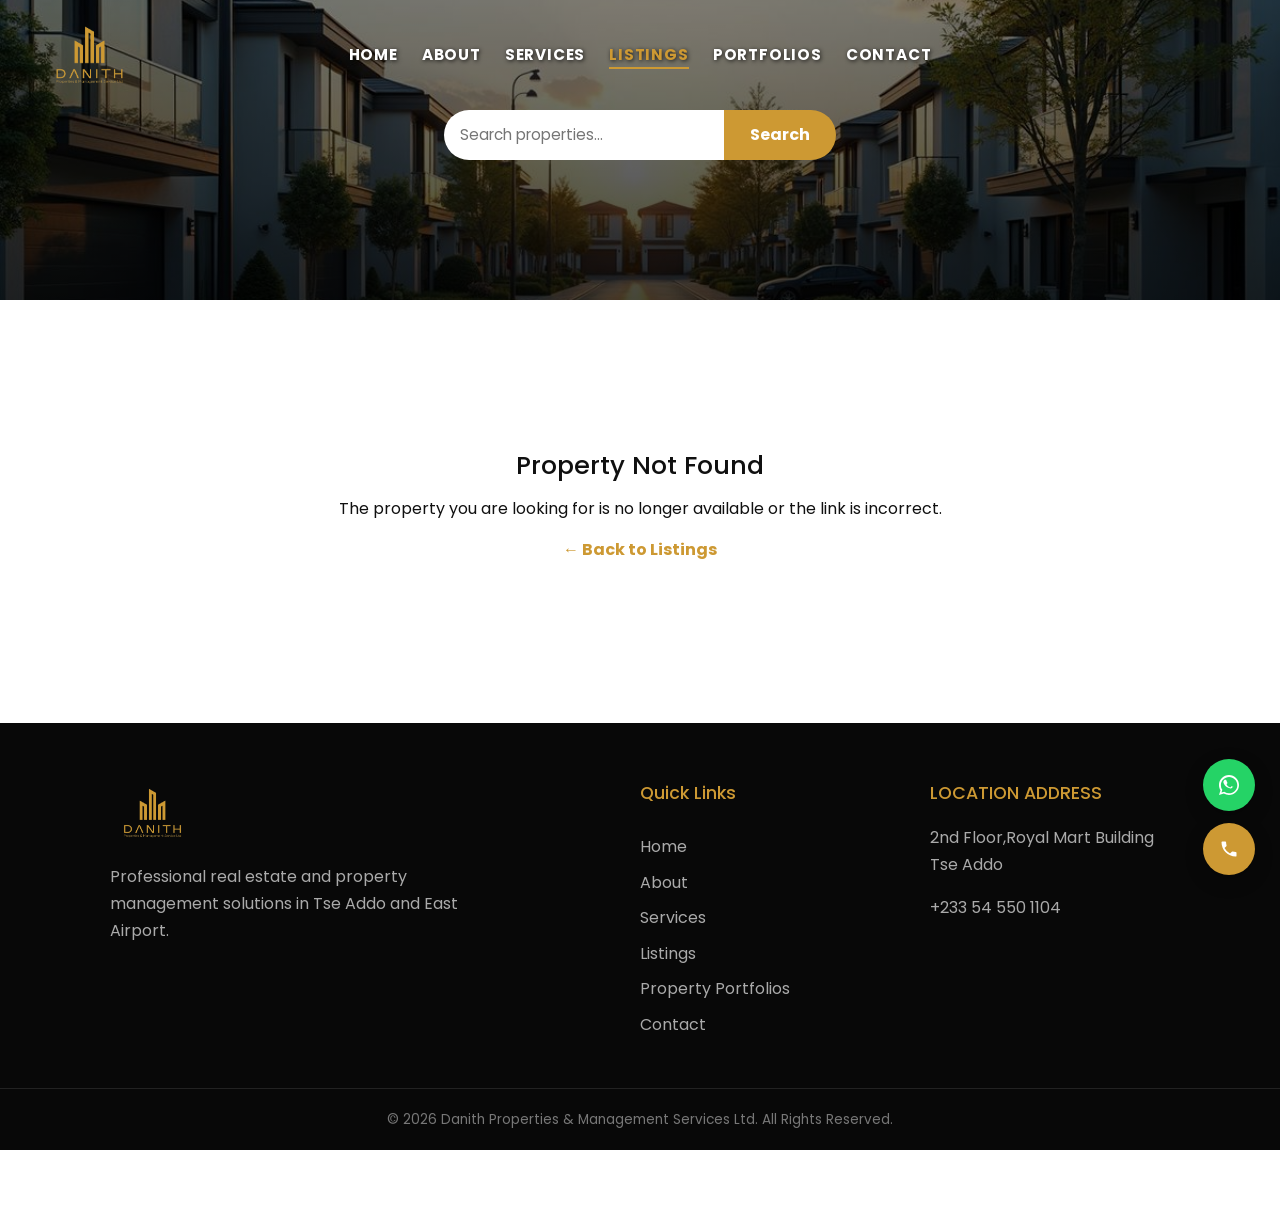
<file: property.html>
<!DOCTYPE html>
<html lang="en">
<head>
    <meta charset="UTF-8">
    <meta name="viewport" content="width=device-width, initial-scale=1.0">
    <title id="pageTitle">Property Details | Danith Properties & Management Services Ltd.</title>
    <link href="https://cdn.jsdelivr.net/npm/bootstrap@5.3.3/dist/css/bootstrap.min.css" rel="stylesheet">
    <link rel="stylesheet" href="style.css">
</head>
<body>
<div class="page-transition" id="pageTransition"></div>

<header class="header">
    <div class="header-top">
        <div class="logo">
            <a href="index.html">
                <img src="images/Danith logo1.png" alt="Danith Properties & Management Services Ltd. Logo">
            </a>
        </div>
        <button class="menu-toggle" id="menuToggle" aria-label="Toggle navigation" aria-expanded="false" type="button">
            <span></span><span></span><span></span>
        </button>
        <ul class="nav-menu" id="navMenu">
            <li><a href="index.html">HOME</a></li>
            <li><a href="about.html">ABOUT</a></li>
            <li><a href="services.html">SERVICES</a></li>
            <li><a href="listings.html" class="current">LISTINGS</a></li>
            <li><a href="properties.html">PORTFOLIOS</a></li>
            <li><a href="contact.html">CONTACT</a></li>
        </ul>
    </div>
    <form class="search-box" id="searchForm">
        <input type="text" id="searchInput" placeholder="Search properties..." aria-label="Search properties" required>
        <button type="submit">Search</button>
    </form>
</header>

<section class="page-banner">
    <div class="page-banner-overlay"></div>
    <div class="page-banner-content">
    </div>
</section>

<main>
    <section class="property-detail-section" id="propertyDetail">
        <div class="section-container">

            <a href="listings.html" class="back-link">&larr; Back to Listings</a>

            <div class="property-detail-grid">

                <!-- GALLERY -->
                <div class="property-gallery">
                    <div class="gallery-main">
                        <img id="mainImage" src="" alt="">
                        <span class="listing-badge" id="detailBadge"></span>
                    </div>
                    <div class="gallery-thumbs" id="galleryThumbs"></div>
                </div>

                <!-- INFO -->
                <div class="property-info">
                    <div class="property-price-large" id="detailPrice"></div>
                    <h2 id="detailTitle"></h2>
                    <p class="property-location" id="detailLocation"></p>

                    <div class="property-specs-list" id="detailSpecs"></div>

                    <p class="property-description" id="detailDescription"></p>

                    <div class="property-actions">
                        <a href="contact.html#viewing-form" class="cta-btn" id="bookViewingBtn">Book a Viewing</a>
                        <a href="tel:+233545501104" class="secondary-btn-dark">Call to Enquire</a>
                    </div>
                </div>
            </div>
        </div>
    </section>
</main>

<footer class="footer">
    <div class="footer-container">
        <div class="footer-logo">
            <img src="images/Danith logo1.png" alt="Danith Properties Logo">
            <p>Professional real estate and property management solutions in Tse Addo and East Airport.</p>
        </div>
        <div class="footer-links">
            <h4>Quick Links</h4>
            <a href="index.html">Home</a>
            <a href="about.html">About</a>
            <a href="services.html">Services</a>
            <a href="listings.html">Listings</a>
            <a href="properties.html">Property Portfolios</a>
            <a href="contact.html">Contact</a>
        </div>
        <div class="footer-contact">
            <h4>LOCATION ADDRESS</h4>
            <p>2nd Floor,Royal Mart Building<br> Tse Addo</p>
            <p><a href="tel:+233545501104">+233 54 550 1104</a></p>
        </div>
    </div>
    <div class="footer-bottom">
        <p>&copy; 2026 Danith Properties & Management Services Ltd. All Rights Reserved.</p>
    </div>
</footer>

<div class="floating-contact">
    <a href="https://wa.me/233545501104" target="_blank" rel="noopener noreferrer" class="float-btn whatsapp-btn" aria-label="Chat with us on WhatsApp">
        <svg viewBox="0 0 32 32" width="24" height="24" fill="currentColor" aria-hidden="true">
            <path d="M16.004 2.667C8.64 2.667 2.667 8.64 2.667 16c0 2.61.73 5.05 1.996 7.13L2.667 29.333l6.37-1.97A13.28 13.28 0 0 0 16.004 29.333c7.363 0 13.333-5.97 13.333-13.333S23.367 2.667 16.004 2.667Zm0 24.267a10.84 10.84 0 0 1-5.83-1.69l-.418-.26-3.78 1.17 1.19-3.68-.27-.42a10.86 10.86 0 0 1-1.71-5.85c0-6.02 4.9-10.93 10.92-10.93 6.02 0 10.93 4.9 10.93 10.93 0 6.02-4.91 10.93-10.93 10.93Zm5.98-8.19c-.33-.16-1.93-.95-2.23-1.06-.3-.11-.52-.16-.73.16-.22.33-.84 1.06-1.03 1.27-.19.22-.38.24-.7.08-.33-.16-1.37-.5-2.6-1.6-.96-.86-1.61-1.92-1.8-2.24-.19-.33-.02-.5.14-.66.14-.14.33-.38.5-.57.16-.19.22-.33.33-.55.11-.22.05-.41-.05-.57-.11-.16-.99-2.4-1.36-3.28-.36-.86-.73-.74-1-.75-.25-.01-.55-.01-.85-.01-.3 0-.77.11-1.05.55-.28.44-1.08 1.06-1.08 2.58 0 1.52 1.11 2.99 1.27 3.2.16.22 2.16 3.3 5.24 4.5 3.08 1.2 3.08.8 3.63.75.55-.06 1.79-.73 2.05-1.44.25-.71.25-1.32.17-1.44-.08-.11-.3-.18-.63-.34Z"/>
        </svg>
    </a>
    <a href="tel:+233545501104" class="float-btn call-btn" aria-label="Call Danith Properties">
        <svg viewBox="0 0 24 24" width="20" height="20" fill="currentColor" aria-hidden="true">
            <path d="M6.62 10.79a15.05 15.05 0 0 0 6.59 6.59l2.2-2.2a1 1 0 0 1 1.02-.24 11.36 11.36 0 0 0 3.57.57 1 1 0 0 1 1 1V20a1 1 0 0 1-1 1C10.61 21 3 13.39 3 4a1 1 0 0 1 1-1h3.5a1 1 0 0 1 1 1 11.36 11.36 0 0 0 .57 3.57 1 1 0 0 1-.25 1.02l-2.2 2.2Z"/>
        </svg>
    </a>
</div>

<script src="https://cdn.jsdelivr.net/npm/bootstrap@5.3.3/dist/js/bootstrap.bundle.min.js"></script>
<script src="script.js"></script>
</body>
</html>
</file>
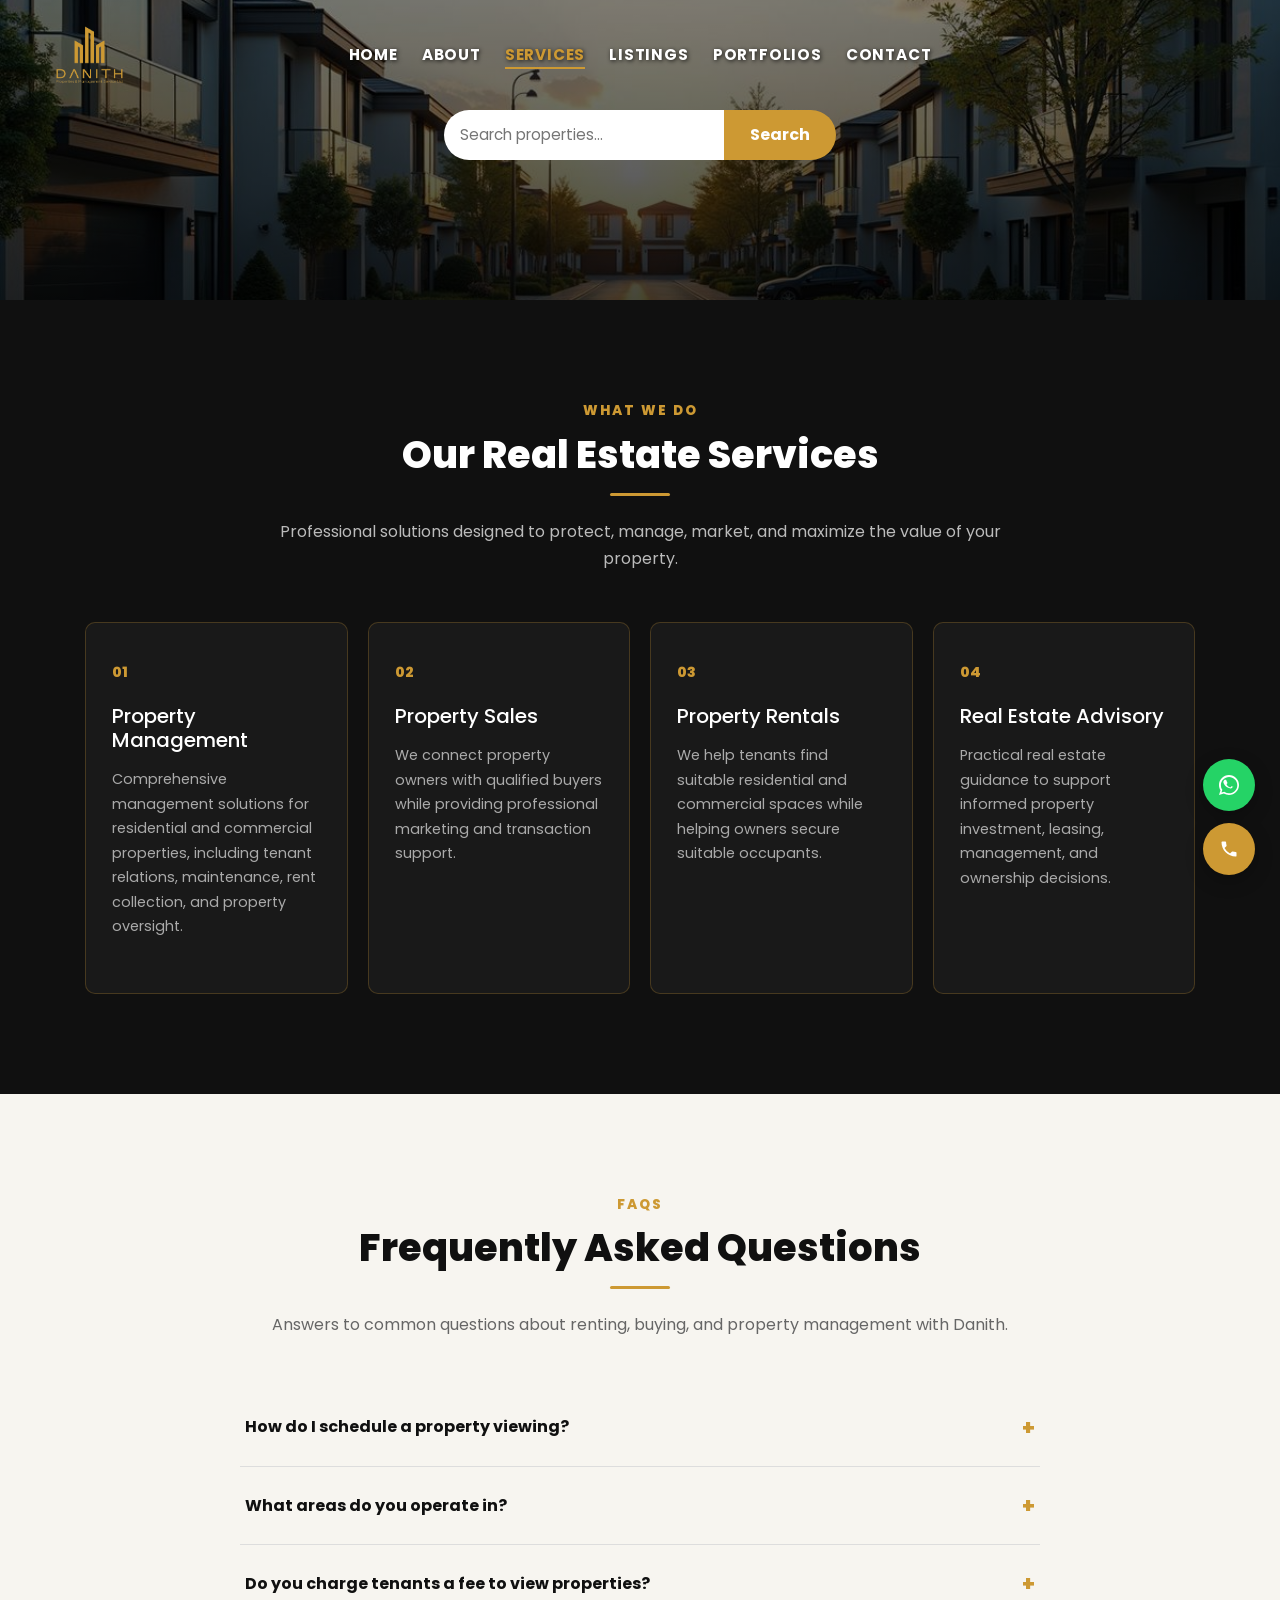
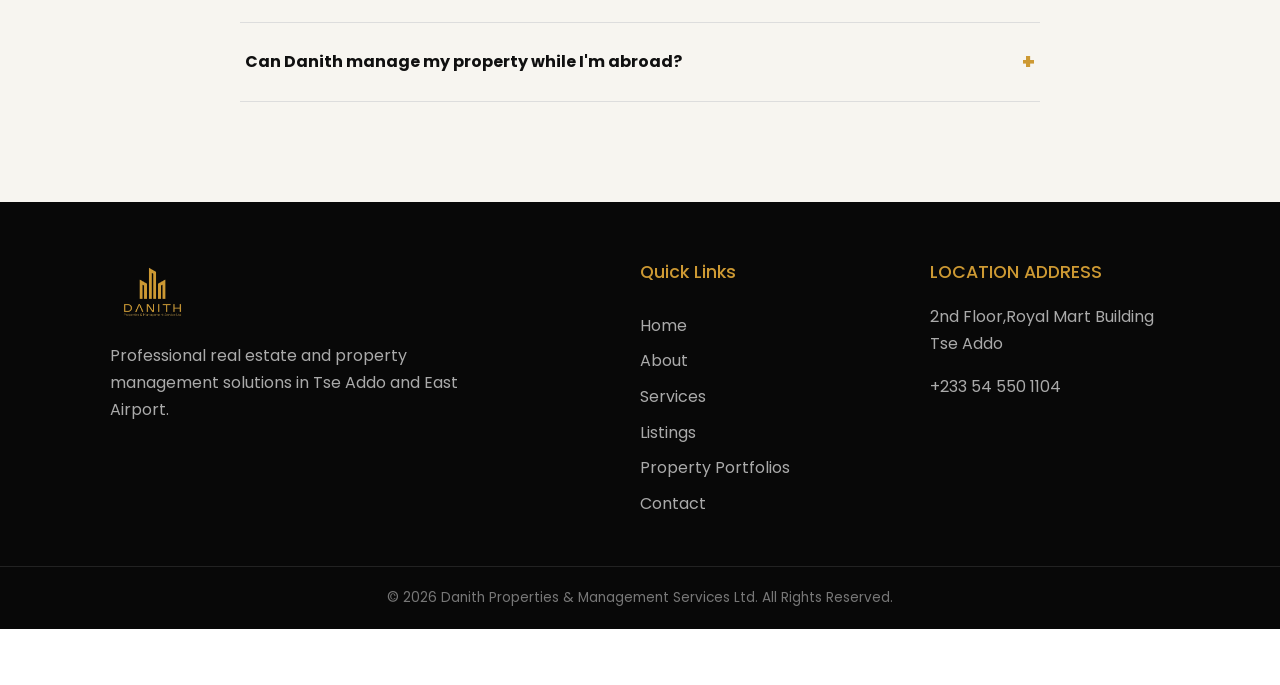
<file: services.html>
<!DOCTYPE html>
<html lang="en">
<head>
    <meta charset="UTF-8">
    <meta name="viewport" content="width=device-width, initial-scale=1.0">
    <title>Our Services | Danith Properties & Management Services Ltd.</title>
    <link href="https://cdn.jsdelivr.net/npm/bootstrap@5.3.3/dist/css/bootstrap.min.css" rel="stylesheet">
    <link rel="stylesheet" href="style.css">
</head>
<body>
<div class="page-transition" id="pageTransition"></div>

<header class="header">
    <div class="header-top">
        <div class="logo">
            <a href="index.html">
                <img src="images/Danith logo1.png" alt="Danith Properties & Management Services Ltd. Logo">
            </a>
        </div>
        <button class="menu-toggle" id="menuToggle" aria-label="Toggle navigation" aria-expanded="false" type="button">
            <span></span><span></span><span></span>
        </button>
        <ul class="nav-menu" id="navMenu">
            <li><a href="index.html">HOME</a></li>
            <li><a href="about.html">ABOUT</a></li>
            <li><a href="services.html" class="current">SERVICES</a></li>
            <li><a href="listings.html">LISTINGS</a></li>
            <li><a href="properties.html">PORTFOLIOS</a></li>
            <li><a href="contact.html">CONTACT</a></li>
        </ul>
    </div>
    <form class="search-box" id="searchForm">
        <input type="text" id="searchInput" placeholder="Search properties..." aria-label="Search properties" required>
        <button type="submit">Search</button>
    </form>
</header>

<section class="page-banner">
    <div class="page-banner-overlay"></div>
    <div class="page-banner-content">
    </div>
</section>

<main>
    <section class="services-section" id="services">
        <div class="section-container">
            <div class="section-heading light-heading">
                <span>WHAT WE DO</span>
                <h2>Our Real Estate Services</h2>
                <p>Professional solutions designed to protect, manage, market, and maximize the value of your property.</p>
            </div>
            <div class="services-grid">
                <div class="service-card">
                    <div class="service-number">01</div>
                    <h3>Property Management</h3>
                    <p>
                        Comprehensive management solutions for
                        residential and commercial properties,
                        including tenant relations, maintenance,
                        rent collection, and property oversight.
                    </p>
                </div>
                <div class="service-card">
                    <div class="service-number">02</div>
                    <h3>Property Sales</h3>
                    <p>
                        We connect property owners with qualified
                        buyers while providing professional
                        marketing and transaction support.
                    </p>
                </div>
                <div class="service-card">
                    <div class="service-number">03</div>
                    <h3>Property Rentals</h3>
                    <p>
                        We help tenants find suitable residential
                        and commercial spaces while helping owners
                        secure suitable occupants.
                    </p>
                </div>
                <div class="service-card">
                    <div class="service-number">04</div>
                    <h3>Real Estate Advisory</h3>
                    <p>
                        Practical real estate guidance to support
                        informed property investment, leasing,
                        management, and ownership decisions.
                    </p>
                </div>
            </div>
        </div>
    </section>

    <section class="faq-section" id="faq">
        <div class="section-container">
            <div class="section-heading">
                <span>FAQS</span>
                <h2>Frequently Asked Questions</h2>
                <p>Answers to common questions about renting, buying, and property management with Danith.</p>
            </div>
            <div class="faq-list">
                <div class="faq-item">
                    <button type="button" class="faq-question">
                        How do I schedule a property viewing?
                        <span class="faq-icon">+</span>
                    </button>
                    <div class="faq-answer">
                        <p>Fill out the "Schedule a Viewing" form on our Contact page with your preferred date and time, or call us directly, and our team will confirm a slot that works for you.</p>
                    </div>
                </div>
                <div class="faq-item">
                    <button type="button" class="faq-question">
                        What areas do you operate in?
                        <span class="faq-icon">+</span>
                    </button>
                    <div class="faq-answer">
                        <p>We currently manage and list residential, commercial, and investment properties primarily in Tse Addo and East airport.</p>
                    </div>
                </div>
                <div class="faq-item">
                    <button type="button" class="faq-question">
                        Do you charge tenants a fee to view properties?
                        <span class="faq-icon">+</span>
                    </button>
                    <div class="faq-answer">
                        <p>No. Viewings are free. Any applicable fees, such as agency or documentation charges, are communicated clearly before you proceed with a tenancy or purchase.</p>
                    </div>
                </div>
                <div class="faq-item">
                    <button type="button" class="faq-question">
                        Can Danith manage my property while I'm abroad?
                        <span class="faq-icon">+</span>
                    </button>
                    <div class="faq-answer">
                        <p>Yes. Many of our property management clients live outside Ghana. We handle tenant relations, maintenance, rent collection, and reporting on your behalf.</p>
                    </div>
                </div>
            </div>
        </div>
    </section>
</main>

<footer class="footer">
    <div class="footer-container">
        <div class="footer-logo">
            <img src="images/Danith logo1.png" alt="Danith Properties Logo">
            <p>Professional real estate and property management solutions in Tse Addo and East Airport.</p>
        </div>
        <div class="footer-links">
            <h4>Quick Links</h4>
            <a href="index.html">Home</a>
            <a href="about.html">About</a>
            <a href="services.html">Services</a>
            <a href="listings.html">Listings</a>
            <a href="properties.html">Property Portfolios</a>
            <a href="contact.html">Contact</a>
        </div>
        <div class="footer-contact">
            <h4>LOCATION ADDRESS</h4>
            <p>2nd Floor,Royal Mart Building<br>Tse Addo</p>
            <p><a href="tel:+233545501104">+233 54 550 1104</a></p>
        </div>
    </div>
    <div class="footer-bottom">
        <p>&copy; 2026 Danith Properties & Management Services Ltd. All Rights Reserved.</p>
    </div>
</footer>

<div class="floating-contact">
    <a href="https://wa.me/233545501104" target="_blank" rel="noopener noreferrer" class="float-btn whatsapp-btn" aria-label="Chat with us on WhatsApp">
        <svg viewBox="0 0 32 32" width="24" height="24" fill="currentColor" aria-hidden="true">
            <path d="M16.004 2.667C8.64 2.667 2.667 8.64 2.667 16c0 2.61.73 5.05 1.996 7.13L2.667 29.333l6.37-1.97A13.28 13.28 0 0 0 16.004 29.333c7.363 0 13.333-5.97 13.333-13.333S23.367 2.667 16.004 2.667Zm0 24.267a10.84 10.84 0 0 1-5.83-1.69l-.418-.26-3.78 1.17 1.19-3.68-.27-.42a10.86 10.86 0 0 1-1.71-5.85c0-6.02 4.9-10.93 10.92-10.93 6.02 0 10.93 4.9 10.93 10.93 0 6.02-4.91 10.93-10.93 10.93Zm5.98-8.19c-.33-.16-1.93-.95-2.23-1.06-.3-.11-.52-.16-.73.16-.22.33-.84 1.06-1.03 1.27-.19.22-.38.24-.7.08-.33-.16-1.37-.5-2.6-1.6-.96-.86-1.61-1.92-1.8-2.24-.19-.33-.02-.5.14-.66.14-.14.33-.38.5-.57.16-.19.22-.33.33-.55.11-.22.05-.41-.05-.57-.11-.16-.99-2.4-1.36-3.28-.36-.86-.73-.74-1-.75-.25-.01-.55-.01-.85-.01-.3 0-.77.11-1.05.55-.28.44-1.08 1.06-1.08 2.58 0 1.52 1.11 2.99 1.27 3.2.16.22 2.16 3.3 5.24 4.5 3.08 1.2 3.08.8 3.63.75.55-.06 1.79-.73 2.05-1.44.25-.71.25-1.32.17-1.44-.08-.11-.3-.18-.63-.34Z"/>
        </svg>
    </a>
    <a href="tel:+233545501104" class="float-btn call-btn" aria-label="Call Danith Properties">
        <svg viewBox="0 0 24 24" width="20" height="20" fill="currentColor" aria-hidden="true">
            <path d="M6.62 10.79a15.05 15.05 0 0 0 6.59 6.59l2.2-2.2a1 1 0 0 1 1.02-.24 11.36 11.36 0 0 0 3.57.57 1 1 0 0 1 1 1V20a1 1 0 0 1-1 1C10.61 21 3 13.39 3 4a1 1 0 0 1 1-1h3.5a1 1 0 0 1 1 1 11.36 11.36 0 0 0 .57 3.57 1 1 0 0 1-.25 1.02l-2.2 2.2Z"/>
        </svg>
    </a>
</div>

<script src="https://cdn.jsdelivr.net/npm/bootstrap@5.3.3/dist/js/bootstrap.bundle.min.js"></script>
<script src="script.js"></script>
</body>
</html>
</file>
<file: style.css>
/* =========================================================
   DANITH PROPERTIES & MANAGEMENT SERVICES LTD.
   Stylesheet — design tokens, layout, components, motion
   ========================================================= */

@import url('https://fonts.googleapis.com/css2?family=Poppins:wght@300;400;500;600;700;800&display=swap');

:root {
  --gold: #cd9933;
  --gold-dark: #a87820;
  --gold-soft: rgba(205, 153, 51, 0.12);
  --gold-border: rgba(205, 153, 51, 0.25);
  --ink: #101010;
  --ink-soft: #191919;
  --panel: #f7f5f0;
  --text-muted: #666;
  --text-on-dark: #bbb;
  --white: #ffffff;
  --radius-sm: 6px;
  --radius-md: 10px;
  --radius-lg: 16px;
  --shadow-sm: 0 4px 16px rgba(0, 0, 0, 0.06);
  --shadow-md: 0 10px 30px rgba(0, 0, 0, 0.10);
  --shadow-lg: 0 18px 45px rgba(0, 0, 0, 0.16);
  --ease: cubic-bezier(0.22, 1, 0.36, 1);
}

* {
  margin: 0;
  padding: 0;
  box-sizing: border-box;
}

html {
  scroll-behavior: smooth;
}

body {
  min-height: 100vh;
  font-family: 'Poppins', Arial, Helvetica, sans-serif;
  background: var(--white);
  color: var(--ink);
  overflow-x: hidden;
  -webkit-font-smoothing: antialiased;
  line-height: 1.6;
}

a {
  text-decoration: none;
}

img {
  max-width: 100%;
  display: block;
}

button {
  font-family: inherit;
}

/* Focus states for keyboard users */
a:focus-visible,
button:focus-visible,
input:focus-visible,
textarea:focus-visible {
  outline: 2px solid var(--gold);
  outline-offset: 3px;
}

/* Custom scrollbar (WebKit) */
::-webkit-scrollbar {
  width: 10px;
}

::-webkit-scrollbar-track {
  background: #f1f1f1;
}

::-webkit-scrollbar-thumb {
  background: var(--gold);
  border-radius: 10px;
}

::-webkit-scrollbar-thumb:hover {
  background: var(--gold-dark);
}

/* HEADER */

.header {
  position: fixed;
  top: 0;
  left: 0;
  width: 100%;
  padding: 20px 40px;
  z-index: 1000;
  transition: background 0.35s var(--ease), padding 0.35s var(--ease), box-shadow 0.35s var(--ease);
}

.header.scrolled {
  background: rgba(16, 16, 16, 0.92);
  backdrop-filter: blur(10px);
  padding: 12px 40px;
  box-shadow: 0 4px 20px rgba(0, 0, 0, 0.25);
}

/* Once scrolled, the search bar tucks away so the fixed header
   stays a slim strip and never covers page content beneath it */
.header.scrolled .search-box {
  display: none;
}

.header-top {
  width: 100%;
  display: grid;
  grid-template-columns: 1fr auto 1fr;
  align-items: center;
}

/* LOGO */

.logo {
  grid-column: 1;
  justify-self: start;
}

.logo img {
  width: auto;
  height: 70px;
  transition: height 0.35s var(--ease);
}

.header.scrolled .logo img {
  height: 52px;
}

/* NAVIGATION */

.nav-menu {
  grid-column: 2;
  display: flex;
  align-items: center;
  justify-content: center;
  gap: 24px;
  list-style: none;
  margin: 0;
  padding: 0;
}

.nav-menu li a {
  position: relative;
  color: #fff;
  font-size: 0.95rem;
  font-weight: 700;
  letter-spacing: 0.8px;
  white-space: nowrap;
  text-shadow: 1px 1px 4px rgba(0, 0, 0, 0.8);
  transition: color 0.3s ease;
  padding-bottom: 4px;
}

.nav-menu li a::after {
  content: "";
  position: absolute;
  left: 0;
  bottom: 0;
  width: 0;
  height: 2px;
  background: var(--gold);
  transition: width 0.3s var(--ease);
}

.nav-menu li a:hover {
  color: var(--gold);
}

.nav-menu li a:hover::after {
  width: 100%;
}

.nav-menu li a.current {
  color: var(--gold);
}

.nav-menu li a.current::after {
  width: 100%;
}

/* HAMBURGER */

.menu-toggle {
  display: none;
  grid-column: 3;
  justify-self: end;
  width: 32px;
  height: 25px;
  flex-direction: column;
  justify-content: space-between;
  background: transparent;
  border: none;
  cursor: pointer;
}

.menu-toggle span {
  width: 100%;
  height: 3px;
  background: #fff;
  border-radius: 5px;
  transition: all 0.3s ease;
}

.menu-toggle.active span:nth-child(1) {
  transform: translateY(11px) rotate(45deg);
}

.menu-toggle.active span:nth-child(2) {
  opacity: 0;
}

.menu-toggle.active span:nth-child(3) {
  transform: translateY(-11px) rotate(-45deg);
}

/* SEARCH */

.search-box {
  width: 100%;
  display: flex;
  justify-content: center;
  margin-top: 20px;
}

.search-box input {
  width: 280px;
  padding: 12px 16px;
  border: none;
  outline: none;
  border-radius: 50px 0 0 50px;
  font-size: 0.95rem;
  font-family: inherit;
}

.search-box button {
  padding: 12px 26px;
  border: none;
  background: var(--gold);
  color: #fff;
  font-weight: 700;
  cursor: pointer;
  border-radius: 0 50px 50px 0;
  transition: background 0.3s ease;
}

.search-box button:hover {
  background: var(--gold-dark);
}

/* Push page content below the now-fixed header on inner pages */
.page-banner {
  padding-top: 150px;
}

/* =========================================================
   CATCHY & CENTERED HERO SECTION STYLES
   ========================================================= */

.hero {
    position: relative;
    min-height: 100vh;
    display: flex;
    align-items: center;
    justify-content: center;
    text-align: center;
    padding: 200px 20px 80px;
    overflow: hidden;
}

.hero-video {
    position: absolute;
    top: 50%;
    left: 50%;
    min-width: 100%;
    min-height: 100%;
    width: auto;
    height: auto;
    transform: translate(-50%, -50%);
    object-fit: cover;
    z-index: 0;
}

/* Dark gradient overlay to make text pop over bright video frames */
.hero-overlay {
    position: absolute;
    top: 0;
    left: 0;
    width: 100%;
    height: 100%;
    background: linear-gradient(180deg, rgba(0, 0, 0, 0.65) 0%, rgba(0, 0, 0, 0.45) 100%);
    z-index: 1;
}

/* Hero Content Box */
.hero .content {
    position: relative;
    z-index: 2;
    max-width: 850px; /* Prevents text from stretching too wide on large displays */
    margin: 0 auto;
}

/* Hero Main Title */
.hero .content h1 {
    font-size: clamp(2.2rem, 5vw, 3.5rem); /* Responsive fluid typography */
    font-weight: 800;
    color: #ffffff;
    line-height: 1.25;
    text-transform: uppercase;
    letter-spacing: 1px;
    margin-bottom: 20px;
    text-shadow: 0 4px 12px rgba(0, 0, 0, 0.4); /* Subtle drop shadow for crisp readability */
}

/* Hero Paragraphs */
.hero .content .par {
    font-size: 1.15rem;
    color: #f1f1f1;
    line-height: 1.6;
    max-width: 720px;
    margin: 0 auto 16px;
    text-shadow: 0 2px 6px rgba(0, 0, 0, 0.5);
}

/* Hero Action Buttons */
.hero-buttons {
    display: flex;
    justify-content: center; /* Centers buttons horizontally */
    align-items: center;
    gap: 18px;
    margin-top: 30px;
    flex-wrap: wrap;
}

/* Button styling refinements */
.hero-buttons .cta-btn,
.hero-buttons .secondary-btn {
    display: inline-block;
    padding: 14px 32px;
    font-size: 1rem;
    font-weight: 600;
    border-radius: 50px;
    transition: transform 0.25s ease, box-shadow 0.25s ease, background-color 0.25s ease;
    text-decoration: none;
}

.hero-buttons .cta-btn:hover,
.hero-buttons .secondary-btn:hover {
    transform: translateY(-3px);
    box-shadow: 0 8px 20px rgba(0, 0, 0, 0.3);
}


.content {
  position: relative;
  z-index: 2;
  width: 100%;
  max-width: 850px;
  padding: 0 25px;
  color: #fff;
  margin-top: 0;
  animation: fadeUp 0.9s var(--ease) both;
}

.content h1 {
  font-size: 3.2rem;
  line-height: 1.2;
  font-weight: 800;
  margin-bottom: 25px;
  text-shadow: 2px 2px 8px rgba(0, 0, 0, 0.7);
}

.par {
  max-width: 760px;
  margin: 0 auto 15px;
  font-size: 1.05rem;
  line-height: 1.7;
  color: #f2f2f2;
  text-shadow: 1px 1px 5px rgba(0, 0, 0, 0.7);
}

/* HERO BUTTONS */

.hero-buttons {
  display: flex;
  justify-content: center;
  gap: 15px;
  margin-top: 30px;
}

.cta-btn,
.secondary-btn {
  display: inline-block;
  padding: 15px 32px;
  border-radius: 50px;
  font-size: 1rem;
  font-weight: 700;
  transition: all 0.3s var(--ease);
}

.cta-btn {
  background: var(--gold);
  color: #fff;
  box-shadow: 0 10px 25px rgba(205, 153, 51, 0.35);
}

.cta-btn:hover {
  background: var(--gold-dark);
  color: #fff;
  transform: translateY(-3px);
  box-shadow: 0 14px 30px rgba(205, 153, 51, 0.45);
}

.secondary-btn {
  background: transparent;
  color: #fff;
  border: 2px solid #fff;
}

.secondary-btn:hover {
  background: #fff;
  color: var(--ink);
  transform: translateY(-3px);
}

/* GENERAL SECTIONS */

.section-container {
  width: 100%;
  max-width: 1150px;
  margin: 0 auto;
  padding: 0 20px;
}

.section-heading {
  text-align: center;
  max-width: 750px;
  margin: 0 auto 50px;
}

.section-heading span {
  display: block;
  color: var(--gold);
  font-size: 0.85rem;
  font-weight: 800;
  letter-spacing: 2px;
  margin-bottom: 10px;
}

.section-heading h2 {
  position: relative;
  font-size: 2.4rem;
  font-weight: 800;
  margin-bottom: 22px;
  color: var(--ink);
  padding-bottom: 18px;
}

.section-heading h2::after {
  content: "";
  position: absolute;
  bottom: 0;
  left: 50%;
  transform: translateX(-50%);
  width: 60px;
  height: 3px;
  background: var(--gold);
  border-radius: 3px;
}

.light-heading h2::after {
  background: var(--gold);
}

.section-heading p {
  color: var(--text-muted);
  line-height: 1.7;
}

/* Scroll-reveal (JS adds .in-view when a card/section scrolls into frame) */

.reveal {
  opacity: 0;
  transform: translateY(28px);
  transition: opacity 0.7s var(--ease), transform 0.7s var(--ease);
}

.reveal.in-view {
  opacity: 1;
  transform: translateY(0);
}

@keyframes fadeUp {
  from {
    opacity: 0;
    transform: translateY(24px);
  }
  to {
    opacity: 1;
    transform: translateY(0);
  }
}

/* STATS / TRUST COUNTER */

.stats-section {
  background: var(--ink);
  padding: 60px 0;
}

.stats-grid {
  display: grid;
  grid-template-columns: repeat(4, 1fr);
  gap: 20px;
  text-align: center;
}

.stat-item h3.stat-number {
  color: var(--gold);
  font-size: 2.6rem;
  font-weight: 800;
  margin-bottom: 8px;
}

.stat-item p {
  color: #ccc;
  font-size: 0.95rem;
  letter-spacing: 0.5px;
}

/* ABOUT */

.about-section {
  padding: 100px 0;
  background: var(--white);
}

.about-content {
  display: grid;
  grid-template-columns: 1fr 1fr;
  gap: 60px;
  align-items: center;
}

.about-text h3 {
  font-size: 2rem;
  margin-bottom: 20px;
  font-weight: 800;
}

.about-text p {
  color: #555;
  line-height: 1.8;
  margin-bottom: 18px;
}

.gold-btn {
  display: inline-block;
  margin-top: 15px;
  padding: 13px 28px;
  background: var(--gold);
  color: #fff;
  border-radius: 50px;
  font-weight: 700;
  transition: all 0.3s var(--ease);
  box-shadow: 0 10px 22px rgba(205, 153, 51, 0.3);
}

.gold-btn:hover {
  background: var(--gold-dark);
  color: #fff;
  transform: translateY(-3px);
}

.about-highlights {
  display: grid;
  grid-template-columns: 1fr 1fr;
  gap: 20px;
}

.highlight-card {
  padding: 25px;
  background: var(--panel);
  border-left: 4px solid var(--gold);
  border-radius: var(--radius-md);
  transition: all 0.3s var(--ease);
}

.highlight-card:hover {
  transform: translateY(-4px);
  box-shadow: var(--shadow-sm);
}

.highlight-card h4 {
  font-size: 1.1rem;
  margin-bottom: 8px;
  font-weight: 800;
}

.highlight-card p {
  color: var(--text-muted);
  font-size: 0.9rem;
  line-height: 1.6;
}

/* SERVICES */

.services-section {
  padding: 100px 0;
  background: var(--ink);
}

.light-heading h2 {
  color: #fff;
}

.light-heading p {
  color: var(--text-on-dark);
}

.services-grid {
  display: grid;
  grid-template-columns: repeat(4, 1fr);
  gap: 20px;
}

.service-card {
  padding: 38px 26px;
  background: var(--ink-soft);
  border: 1px solid var(--gold-border);
  border-radius: var(--radius-md);
  transition: all 0.35s var(--ease);
}

.service-card:hover {
  transform: translateY(-8px);
  border-color: var(--gold);
  box-shadow: 0 16px 36px rgba(0, 0, 0, 0.35);
}

.service-number {
  color: var(--gold);
  font-size: 0.9rem;
  font-weight: 800;
  margin-bottom: 20px;
}

.service-card h3 {
  color: #fff;
  font-size: 1.25rem;
  margin-bottom: 15px;
}

.service-card p {
  color: #aaa;
  font-size: 0.9rem;
  line-height: 1.7;
}

/* PROPERTY PORTFOLIO */

.portfolio-section {
  padding: 100px 0;
  background: var(--panel);
}

.portfolio-grid {
  display: grid;
  grid-template-columns: repeat(3, 1fr);
  gap: 25px;
}

.portfolio-card {
  background: var(--white);
  border-radius: var(--radius-md);
  overflow: hidden;
  box-shadow: var(--shadow-sm);
  transition: all 0.35s var(--ease);
}

.portfolio-card:hover {
  transform: translateY(-6px);
  box-shadow: var(--shadow-lg);
}

.portfolio-image {
  height: 230px;
  overflow: hidden;
}

.portfolio-image img {
  width: 100%;
  height: 100%;
  object-fit: cover;
  transition: transform 0.5s var(--ease);
}

.portfolio-card:hover img {
  transform: scale(1.07);
}

.portfolio-content {
  padding: 25px;
}

.property-type {
  color: var(--gold);
  font-size: 0.75rem;
  font-weight: 800;
  letter-spacing: 1.5px;
}

.portfolio-content h3 {
  font-size: 1.3rem;
  margin: 10px 0;
}

.portfolio-content p {
  color: var(--text-muted);
  line-height: 1.6;
  font-size: 0.9rem;
  margin-bottom: 15px;
}

.portfolio-content a {
  color: var(--gold);
  font-weight: 700;
  transition: color 0.25s ease;
}

.portfolio-content a:hover {
  color: var(--gold-dark);
}

/* FEATURED LISTINGS */

.listings-section {
  padding: 100px 0;
  background: var(--white);
}

.listings-filter {
  display: flex;
  justify-content: center;
  flex-wrap: wrap;
  gap: 10px;
  margin-bottom: 40px;
}

.filter-btn {
  padding: 10px 24px;
  border: 2px solid #eee;
  background: #fff;
  color: #444;
  border-radius: 50px;
  font-weight: 700;
  font-size: 0.9rem;
  cursor: pointer;
  transition: all 0.3s var(--ease);
}

.filter-btn.active {
  background: var(--gold);
  border-color: var(--gold);
  color: #fff;
  box-shadow: 0 8px 18px rgba(205, 153, 51, 0.3);
}

.filter-btn:hover:not(.active) {
  border-color: var(--gold);
  color: var(--gold);
  transform: translateY(-2px);
}

.listings-grid {
  display: grid;
  grid-template-columns: repeat(3, 1fr);
  gap: 25px;
}

.listing-card {
  background: var(--white);
  border-radius: var(--radius-md);
  overflow: hidden;
  box-shadow: var(--shadow-sm);
  transition: all 0.35s var(--ease);
}

.listing-card.hide {
  display: none;
}

.listing-card:hover {
  transform: translateY(-6px);
  box-shadow: var(--shadow-lg);
}

.listing-image {
  position: relative;
  height: 210px;
  overflow: hidden;
}

.listing-image img {
  width: 100%;
  height: 100%;
  object-fit: cover;
  transition: transform 0.5s var(--ease);
}

.listing-card:hover .listing-image img {
  transform: scale(1.07);
}

.listing-badge {
  position: absolute;
  top: 14px;
  left: 14px;
  padding: 6px 14px;
  border-radius: 30px;
  font-size: 0.75rem;
  font-weight: 800;
  letter-spacing: 0.5px;
  color: #fff;
  box-shadow: 0 4px 10px rgba(0, 0, 0, 0.2);
}

.listing-badge.rent {
  background: #2e7d32;
}

.listing-badge.sale {
  background: var(--gold);
}

.listing-content {
  padding: 22px;
}

.listing-price {
  color: var(--gold);
  font-size: 1.15rem;
  font-weight: 800;
  margin-bottom: 8px;
}

.listing-content h3 {
  font-size: 1.15rem;
  margin-bottom: 6px;
}

.listing-location {
  color: #777;
  font-size: 0.85rem;
  margin-bottom: 14px;
}

.listing-specs {
  display: flex;
  flex-wrap: wrap;
  gap: 12px;
  font-size: 0.82rem;
  color: #555;
  margin-bottom: 18px;
  border-top: 1px solid #eee;
  padding-top: 14px;
}

.listing-btn {
  display: inline-block;
  width: 100%;
  text-align: center;
  padding: 11px 0;
  background: var(--ink);
  color: #fff;
  font-weight: 700;
  font-size: 0.9rem;
  border-radius: var(--radius-sm);
  transition: all 0.3s ease;
}

.listing-btn:hover {
  background: var(--gold);
}

.listings-empty {
  display: none;
  text-align: center;
  color: #777;
  margin-top: 20px;
}

/* TESTIMONIALS */

.testimonials-section {
  padding: 100px 0;
  background: var(--ink);
}

.testimonials-grid {
  display: grid;
  grid-template-columns: repeat(3, 1fr);
  gap: 25px;
}

.testimonial-card {
  padding: 38px 26px;
  background: var(--ink-soft);
  border: 1px solid var(--gold-border);
  border-radius: var(--radius-md);
  transition: all 0.3s var(--ease);
  position: relative;
}

.testimonial-card:hover {
  transform: translateY(-6px);
  border-color: var(--gold);
}

.testimonial-card::before {
  content: "\201C";
  position: absolute;
  top: 14px;
  right: 22px;
  font-size: 3rem;
  color: rgba(205, 153, 51, 0.25);
  font-weight: 800;
  line-height: 1;
}

.testimonial-text {
  color: #ddd;
  font-size: 0.95rem;
  line-height: 1.7;
  margin-bottom: 20px;
}

.testimonial-author h4 {
  color: var(--gold);
  font-size: 1rem;
  margin-bottom: 2px;
}

.testimonial-author span {
  color: #999;
  font-size: 0.82rem;
}

/* FAQ */

.faq-section {
  padding: 100px 0;
  background: var(--panel);
}

.faq-list {
  max-width: 800px;
  margin: 0 auto;
}

.faq-item {
  border-bottom: 1px solid #ddd;
}

.faq-question {
  width: 100%;
  display: flex;
  justify-content: space-between;
  align-items: center;
  padding: 22px 5px;
  background: transparent;
  border: none;
  text-align: left;
  font-size: 1rem;
  font-weight: 700;
  color: var(--ink);
  cursor: pointer;
  transition: color 0.25s ease;
}

.faq-question:hover {
  color: var(--gold);
}

.faq-icon {
  color: var(--gold);
  font-size: 1.3rem;
  font-weight: 800;
  transition: transform 0.3s ease;
  flex-shrink: 0;
  margin-left: 15px;
}

.faq-item.active .faq-icon {
  transform: rotate(45deg);
}

.faq-answer {
  max-height: 0;
  overflow: hidden;
  transition: max-height 0.35s ease;
}

.faq-answer p {
  padding: 0 5px 22px;
  color: var(--text-muted);
  line-height: 1.7;
  font-size: 0.92rem;
}

/* VIEWING / ENQUIRY FORM */

.forms {
  position: relative;
  padding: 100px 20px;
  background-image: url("images/Danith.1.jpg");
  background-size: cover;
  background-position: center;
  background-repeat: no-repeat;
  overflow: hidden;
}

.forms-overlay {
  position: absolute;
  inset: 0;
  background: rgba(0, 0, 0, 0.6);
}

.forms-container {
  position: relative;
  z-index: 2;
  width: 100%;
  max-width: 800px;
  margin: 0 auto;
  padding: 50px 40px;
  background: rgba(255, 255, 255, 0.97);
  border-radius: var(--radius-lg);
  box-shadow: 0 20px 55px rgba(0, 0, 0, 0.3);
}

.form-tabs {
  display: flex;
  justify-content: center;
  gap: 10px;
  margin-bottom: 30px;
}

.tab-btn {
  padding: 12px 26px;
  border: 2px solid transparent;
  background: #f0eee8;
  color: #444;
  border-radius: 50px;
  font-weight: 700;
  cursor: pointer;
  transition: all 0.3s var(--ease);
}

.tab-btn.active {
  background: var(--gold);
  color: #fff;
  box-shadow: 0 8px 18px rgba(205, 153, 51, 0.3);
}

.tab-btn:hover:not(.active) {
  border-color: var(--gold);
}

#clientForm .form-row {
  display: flex;
  gap: 20px;
  margin-bottom: 18px;
}

.form-group {
  flex: 1;
  display: flex;
  flex-direction: column;
}

.form-group.full-width {
  width: 100%;
  margin-bottom: 18px;
}

.form-group label {
  margin-bottom: 6px;
  font-size: 0.9rem;
  font-weight: 700;
  color: #333;
}

.form-group input,
.form-group textarea {
  padding: 13px 15px;
  border: 1px solid #ddd;
  border-radius: var(--radius-sm);
  outline: none;
  font-size: 0.95rem;
  font-family: inherit;
  transition: all 0.25s ease;
  background: #fafafa;
}

.form-group input:focus,
.form-group textarea:focus {
  border-color: var(--gold);
  background: #fff;
  box-shadow: 0 0 0 3px var(--gold-soft);
}

.form-group textarea {
  resize: vertical;
}

.viewing-fields.hidden {
  display: none;
}

.submit-btn {
  width: 100%;
  padding: 15px;
  border: none;
  border-radius: 50px;
  background: var(--gold);
  color: #fff;
  font-size: 1rem;
  font-weight: 700;
  cursor: pointer;
  transition: all 0.3s var(--ease);
  box-shadow: 0 10px 24px rgba(205, 153, 51, 0.3);
}

.submit-btn:hover {
  background: var(--gold-dark);
  transform: translateY(-3px);
}

.submit-btn:disabled {
  opacity: 0.7;
  cursor: not-allowed;
  transform: none;
}

.form-status {
  min-height: 20px;
  margin-top: 15px;
  text-align: center;
  font-weight: 600;
}

.form-status.success {
  color: #2e7d32;
}

.form-status.error {
  color: #c62828;
}

/* CONTACT INFORMATION */

.contact-info {
  padding: 100px 20px;
  background: var(--ink);
  color: #fff;
}

.contact-container {
  max-width: 1100px;
  margin: 0 auto;
}

.contact-heading {
  max-width: 750px;
  margin: 0 auto 50px;
  text-align: center;
}

.contact-heading span {
  color: var(--gold);
  font-size: 0.85rem;
  font-weight: 800;
  letter-spacing: 2px;
}

.contact-heading h2 {
  margin: 10px 0 15px;
  font-size: 2.5rem;
  font-weight: 800;
}

.contact-heading p {
  color: var(--text-on-dark);
  line-height: 1.7;
}

.contact-details {
  display: grid;
  grid-template-columns: repeat(4, 1fr);
  gap: 20px;
  margin-bottom: 50px;
}

.contact-card {
  padding: 32px 20px;
  text-align: center;
  background: var(--ink-soft);
  border: 1px solid var(--gold-border);
  border-radius: var(--radius-md);
  transition: all 0.3s var(--ease);
}

.contact-card:hover {
  transform: translateY(-6px);
  border-color: var(--gold);
}

.contact-icon {
  font-size: 2rem;
  margin-bottom: 15px;
}

.contact-card h3 {
  color: var(--gold);
  font-size: 1.1rem;
  margin-bottom: 12px;
}

.contact-card p {
  color: #ddd;
  line-height: 1.7;
  margin: 0;
}

.contact-card a {
  color: #ddd;
  transition: color 0.3s ease;
}

.contact-card a:hover {
  color: var(--gold);
}

/* MAP */

.map-embed {
  border-radius: var(--radius-md);
  overflow: hidden;
  margin-bottom: 50px;
  border: 1px solid var(--gold-border);
}

.map-embed iframe {
  width: 100%;
  display: block;
}

.contact-cta {
  max-width: 750px;
  margin: 0 auto;
  padding: 42px 32px;
  text-align: center;
  background: #fff;
  color: var(--ink);
  border-radius: var(--radius-lg);
}

.contact-cta h3 {
  font-size: 1.8rem;
  font-weight: 800;
  margin-bottom: 12px;
}

.contact-cta p {
  color: #555;
  line-height: 1.7;
  margin-bottom: 25px;
}

.contact-call-btn {
  display: inline-block;
  padding: 14px 32px;
  background: var(--gold);
  color: #fff;
  border-radius: 50px;
  font-weight: 700;
  transition: all 0.3s var(--ease);
  box-shadow: 0 10px 24px rgba(205, 153, 51, 0.3);
}

.contact-call-btn:hover {
  background: var(--gold-dark);
  color: #fff;
  transform: translateY(-3px);
}

/* FOOTER */

.footer {
  background: #080808;
  color: #fff;
  padding-top: 60px;
}

.footer-container {
  max-width: 1100px;
  margin: 0 auto;
  padding: 0 20px 50px;
  display: grid;
  grid-template-columns: 2fr 1fr 1fr;
  gap: 50px;
}

.footer-logo img {
  width: auto;
  height: 60px;
  margin-bottom: 20px;
}

.footer-logo p {
  max-width: 350px;
  color: #aaa;
  line-height: 1.7;
}

.footer h4 {
  color: var(--gold);
  margin-bottom: 20px;
  font-size: 1.1rem;
}

.footer-links {
  display: flex;
  flex-direction: column;
  gap: 10px;
}

.footer-links a,
.footer-contact a {
  color: #aaa;
  transition: color 0.3s ease;
}

.footer-links a:hover,
.footer-contact a:hover {
  color: var(--gold);
}

.footer-contact p {
  color: #aaa;
  line-height: 1.7;
}

.footer-bottom {
  padding: 20px;
  text-align: center;
  border-top: 1px solid #222;
}

.footer-bottom p {
  margin: 0;
  color: #777;
  font-size: 0.85rem;
}

/* FLOATING CONTACT BUTTONS */

.floating-contact {
  position: fixed;
  bottom: 25px;
  right: 25px;
  display: flex;
  flex-direction: column;
  align-items: flex-end;
  gap: 12px;
  z-index: 1500;
}

.float-btn {
  display: flex;
  align-items: center;
  justify-content: center;
  width: 52px;
  height: 52px;
  border-radius: 50%;
  color: #fff;
  box-shadow: 0 6px 18px rgba(0, 0, 0, 0.25);
  transition: transform 0.25s ease, box-shadow 0.25s ease;
}

.float-btn:hover {
  transform: translateY(-3px) scale(1.05);
  box-shadow: 0 10px 22px rgba(0, 0, 0, 0.3);
}

.float-btn svg {
  display: block;
}

.whatsapp-btn {
  background: #25d366;
}

.call-btn {
  background: var(--gold);
}

/* Back-to-top button (injected by script.js) */

.back-to-top {
  width: 46px;
  height: 46px;
  border-radius: 50%;
  background: var(--ink);
  color: #fff;
  border: none;
  font-size: 1.1rem;
  cursor: pointer;
  display: flex;
  align-items: center;
  justify-content: center;
  box-shadow: 0 6px 18px rgba(0, 0, 0, 0.25);
  opacity: 0;
  visibility: hidden;
  transform: translateY(10px);
  transition: all 0.3s ease;
}

.back-to-top.show {
  opacity: 1;
  visibility: visible;
  transform: translateY(0);
}

.back-to-top:hover {
  background: var(--gold);
}

/* PAGE BANNER (inner pages) */

.page-banner {
  position: relative;
  min-height: 300px;
  display: flex;
  align-items: center;
  justify-content: center;
  text-align: center;
  background-image: url("images/Danith.1.jpg");
  background-size: cover;
  background-position: center;
  background-repeat: no-repeat;
}

.page-banner-overlay {
  position: absolute;
  inset: 0;
  background: linear-gradient(180deg, rgba(0, 0, 0, 0.5) 0%, rgba(0, 0, 0, 0.72) 100%);
}

.page-banner-content {
  position: relative;
  z-index: 2;
  color: #fff;
  padding: 0 20px;
  animation: fadeUp 0.8s var(--ease) both;
}

.page-banner-content span {
  color: var(--gold);
  font-weight: 700;
  letter-spacing: 1.5px;
  font-size: 0.85rem;
}

.page-banner-content h1 {
  font-size: 2.4rem;
  font-weight: 800;
  margin-top: 8px;
  text-shadow: 2px 2px 8px rgba(0, 0, 0, 0.7);
}

/* HOME QUICK LINKS */

.quicklinks-section {
  padding: 100px 0;
  background: var(--panel);
}

.quicklinks-grid {
  display: grid;
  grid-template-columns: repeat(4, 1fr);
  gap: 20px;
}

.quicklink-card {
  display: block;
  padding: 38px 26px;
  background: #fff;
  border-radius: var(--radius-md);
  border: 1px solid #eee;
  text-align: center;
  transition: all 0.35s var(--ease);
}

.quicklink-card:hover {
  transform: translateY(-8px);
  border-color: var(--gold);
  box-shadow: var(--shadow-md);
}

.quicklink-card h3 {
  color: var(--ink);
  font-size: 1.15rem;
  margin-bottom: 10px;
}

.quicklink-card p {
  color: #777;
  font-size: 0.88rem;
  line-height: 1.6;
  margin-bottom: 14px;
}

.quicklink-card span {
  color: var(--gold);
  font-weight: 700;
  font-size: 0.85rem;
}

/* =========================================================
   RESPONSIVE
   ========================================================= */

/* TABLET */

@media (max-width: 1000px) {
  .nav-menu {
    gap: 16px;
  }

  .nav-menu li a {
    font-size: 0.8rem;
  }

  .content h1 {
    font-size: 2.7rem;
  }

  .stats-grid {
    grid-template-columns: repeat(2, 1fr);
    gap: 30px;
  }

  .services-grid {
    grid-template-columns: repeat(2, 1fr);
  }

  .portfolio-grid {
    grid-template-columns: repeat(2, 1fr);
  }

  .listings-grid {
    grid-template-columns: repeat(2, 1fr);
  }

  .testimonials-grid {
    grid-template-columns: 1fr;
  }

  .contact-details {
    grid-template-columns: repeat(2, 1fr);
  }

  .footer-container {
    grid-template-columns: 1fr 1fr;
  }

  .quicklinks-grid {
    grid-template-columns: repeat(2, 1fr);
  }
}

/* MOBILE NAVIGATION */

@media (max-width: 768px) {

  .header,
  .header.scrolled {
    padding: 15px 20px;
  }

  .header-top {
    grid-template-columns: 1fr auto;
  }

  .logo img,
  .header.scrolled .logo img {
    height: 55px;
  }

  .menu-toggle {
    display: flex;
    grid-column: 2;
  }

  .nav-menu {
    grid-column: 1 / -1;
    display: none;
    width: 100%;
    flex-direction: column;
    align-items: center;
    gap: 15px;
    margin-top: 15px;
    padding: 20px;
    background: rgba(0, 0, 0, 0.92);
    border-radius: var(--radius-md);
  }

  .nav-menu.active {
    display: flex;
  }

  .nav-menu li a {
    font-size: 0.95rem;
  }

  .search-box {
    margin-top: 15px;
  }

  .search-box input {
    width: 200px;
  }

  .content {
    margin-top: 0;
  }

  .content h1 {
    font-size: 2.1rem;
  }

  .par {
    font-size: 0.95rem;
  }

  .hero-buttons {
    flex-direction: column;
    align-items: center;
  }

  .cta-btn,
  .secondary-btn {
    width: 220px;
  }

  .stats-grid {
    grid-template-columns: repeat(2, 1fr);
    gap: 25px;
  }

  .stat-item h3.stat-number {
    font-size: 2.1rem;
  }

  .about-content {
    grid-template-columns: 1fr;
    gap: 40px;
  }

  .about-highlights {
    grid-template-columns: 1fr;
  }

  .portfolio-grid {
    grid-template-columns: 1fr;
  }

  .services-grid {
    grid-template-columns: 1fr;
  }

  .listings-grid {
    grid-template-columns: 1fr;
  }

  .listings-filter {
    gap: 8px;
  }

  .filter-btn {
    padding: 9px 16px;
    font-size: 0.82rem;
  }

  .testimonials-grid {
    grid-template-columns: 1fr;
  }

  .forms-container {
    padding: 35px 22px;
  }

  #clientForm .form-row {
    flex-direction: column;
    gap: 0;
  }

  .form-tabs {
    flex-wrap: wrap;
  }

  .contact-details {
    grid-template-columns: 1fr;
  }

  .footer-container {
    grid-template-columns: 1fr;
    gap: 35px;
  }

  .floating-contact {
    bottom: 15px;
    right: 15px;
  }

  .float-btn {
    width: 44px;
    height: 44px;
  }

  .float-btn svg {
    width: 20px;
    height: 20px;
  }

  .back-to-top {
    width: 40px;
    height: 40px;
  }

  .page-banner-content {
    margin-top: 10px;
  }

  .page-banner-content h1 {
    font-size: 1.9rem;
  }

  .quicklinks-grid {
    grid-template-columns: 1fr;
  }
}

/* SMALL MOBILE */

@media (max-width: 480px) {

  .header,
  .header.scrolled {
    padding: 12px 15px;
  }

  .logo img,
  .header.scrolled .logo img {
    height: 48px;
  }

  .search-box input {
    width: 170px;
  }

  .search-box button {
    padding: 11px 15px;
  }

  .content h1 {
    font-size: 1.8rem;
  }

  .section-heading h2 {
    font-size: 1.9rem;
  }

  .contact-heading h2 {
    font-size: 2rem;
  }

  .stats-grid {
    grid-template-columns: 1fr 1fr;
    gap: 20px;
  }

  .stat-item h3.stat-number {
    font-size: 1.8rem;
  }

  .listing-content {
    padding: 18px;
  }

  .forms {
    padding: 70px 15px;
  }

  .contact-info {
    padding: 70px 15px;
  }

  .map-embed iframe {
    height: 240px;
  }
}

/* Respect users who prefer reduced motion */

@media (prefers-reduced-motion: reduce) {
  *,
  *::before,
  *::after {
    animation-duration: 0.001ms !important;
    animation-iteration-count: 1 !important;
    transition-duration: 0.001ms !important;
    scroll-behavior: auto !important;
  }
}

/* =========================================================
   PAGE TRANSITION (fade curtain between page navigations)
   ========================================================= */

.page-transition {
  position: fixed;
  inset: 0;
  background: var(--ink);
  z-index: 9999;
  opacity: 1;
  visibility: visible;
  pointer-events: none;
  transition: opacity 0.5s var(--ease), visibility 0.5s var(--ease);
}

.page-transition.hide {
  opacity: 0;
  visibility: hidden;
}

@media (prefers-reduced-motion: reduce) {
  .page-transition {
    display: none;
  }
}

/* =========================================================
   PROPERTY DETAIL PAGE
   ========================================================= */

.property-detail-section {
  padding: 90px 0 100px;
  background: var(--white);
}

.back-link {
  display: inline-flex;
  align-items: center;
  gap: 6px;
  color: var(--gold);
  font-weight: 700;
  font-size: 0.9rem;
  margin-bottom: 35px;
  transition: gap 0.25s ease, color 0.25s ease;
}

.back-link:hover {
  gap: 10px;
  color: var(--gold-dark);
}

.property-detail-grid {
  display: grid;
  grid-template-columns: 1.15fr 1fr;
  gap: 50px;
  align-items: flex-start;
}

/* Gallery */

.property-gallery {
  position: sticky;
  top: 110px;
}

.gallery-main {
  position: relative;
  border-radius: var(--radius-lg);
  overflow: hidden;
  box-shadow: var(--shadow-md);
  height: 420px;
}

.gallery-main img {
  width: 100%;
  height: 100%;
  object-fit: cover;
  transition: opacity 0.3s ease;
}

.gallery-main .listing-badge {
  top: 18px;
  left: 18px;
}

.gallery-thumbs {
  display: flex;
  gap: 12px;
  margin-top: 14px;
}

.gallery-thumbs img {
  width: 84px;
  height: 64px;
  object-fit: cover;
  border-radius: var(--radius-sm);
  cursor: pointer;
  border: 2px solid transparent;
  opacity: 0.7;
  transition: all 0.25s ease;
}

.gallery-thumbs img:hover {
  opacity: 1;
}

.gallery-thumbs img.active {
  border-color: var(--gold);
  opacity: 1;
}

/* Info panel */

.property-price-large {
  color: var(--gold);
  font-size: 1.6rem;
  font-weight: 800;
  margin-bottom: 10px;
}

.property-info h2 {
  font-size: 1.9rem;
  font-weight: 800;
  margin-bottom: 10px;
  color: var(--ink);
}

.property-location {
  color: #777;
  font-size: 0.95rem;
  margin-bottom: 22px;
}

.property-specs-list {
  display: flex;
  flex-wrap: wrap;
  gap: 14px;
  padding: 18px 0;
  border-top: 1px solid #eee;
  border-bottom: 1px solid #eee;
  margin-bottom: 24px;
}

.property-specs-list span {
  background: var(--panel);
  padding: 8px 16px;
  border-radius: 30px;
  font-size: 0.85rem;
  font-weight: 600;
  color: #444;
}

.property-description {
  color: #555;
  line-height: 1.8;
  margin-bottom: 32px;
}

.property-actions {
  display: flex;
  gap: 14px;
  flex-wrap: wrap;
}

.property-actions .cta-btn {
  background: var(--gold);
  color: #fff;
}

.secondary-btn-dark {
  display: inline-block;
  padding: 15px 32px;
  border-radius: 50px;
  font-size: 1rem;
  font-weight: 700;
  color: var(--ink);
  border: 2px solid var(--ink);
  transition: all 0.3s var(--ease);
}

.secondary-btn-dark:hover {
  background: var(--ink);
  color: #fff;
  transform: translateY(-3px);
}

.property-not-found {
  text-align: center;
  padding: 60px 20px;
}

.property-not-found h2 {
  font-size: 1.6rem;
  margin-bottom: 15px;
}

.property-not-found a {
  color: var(--gold);
  font-weight: 700;
}

/* Make listing card image/title clickable without changing their look */

.listing-image-link {
  display: block;
}

.listing-content h3 a {
  color: inherit;
}

@media (max-width: 900px) {
  .property-detail-grid {
    grid-template-columns: 1fr;
  }

  .property-gallery {
    position: static;
  }

  .gallery-main {
    height: 300px;
  }
}

/* =========================================================
   DOWNLOAD-STYLE PAGE TRANSITION
   ========================================================= */

.page-transition {
  background: radial-gradient(circle at 50% 40%, #1f1a10 0%, var(--ink) 65%);
}

/* Slim bar across the top of the screen */
.download-topbar {
  position: absolute;
  top: 0;
  left: 0;
  width: 100%;
  height: 4px;
  background: rgba(255, 255, 255, 0.08);
}

.download-topbar-fill {
  display: block;
  width: 0;
  height: 100%;
  background: linear-gradient(90deg, var(--gold-dark), var(--gold), #f0c566);
  box-shadow: 0 0 14px rgba(205, 153, 51, 0.8);
}

/* Centre card */
.download-loader {
  position: absolute;
  top: 50%;
  left: 50%;
  transform: translate(-50%, -50%);
  width: min(340px, 82vw);
  text-align: center;
  color: #fff;
}

.download-icon {
  width: 64px;
  height: 64px;
  margin: 0 auto 18px;
  border-radius: 50%;
  display: flex;
  align-items: center;
  justify-content: center;
  background: var(--gold-soft);
  border: 1px solid var(--gold-border);
  color: var(--gold);
}

.download-icon svg {
  width: 28px;
  height: 28px;
  animation: downloadBounce 1s ease-in-out infinite;
}

@keyframes downloadBounce {
  0%, 100% { transform: translateY(-3px); }
  50% { transform: translateY(4px); }
}

.download-title {
  margin: 0 0 16px;
  font-size: 1rem;
  font-weight: 600;
  letter-spacing: 0.3px;
}

.download-title strong {
  color: var(--gold);
}

.download-track {
  height: 8px;
  background: rgba(255, 255, 255, 0.12);
  border-radius: 8px;
  overflow: hidden;
}

.download-fill {
  width: 0;
  height: 100%;
  border-radius: 8px;
  background-color: var(--gold);
  background-image: linear-gradient(
    45deg,
    rgba(255, 255, 255, 0.22) 25%,
    transparent 25%,
    transparent 50%,
    rgba(255, 255, 255, 0.22) 50%,
    rgba(255, 255, 255, 0.22) 75%,
    transparent 75%,
    transparent
  );
  background-size: 24px 24px;
  animation: downloadStripes 0.8s linear infinite;
}

@keyframes downloadStripes {
  to { background-position: 24px 0; }
}

.download-meta {
  display: flex;
  justify-content: space-between;
  margin-top: 10px;
  font-size: 0.78rem;
  letter-spacing: 0.5px;
  color: var(--text-on-dark);
}

.download-percent {
  color: var(--gold);
  font-weight: 800;
  font-variant-numeric: tabular-nums;
}
</file>
